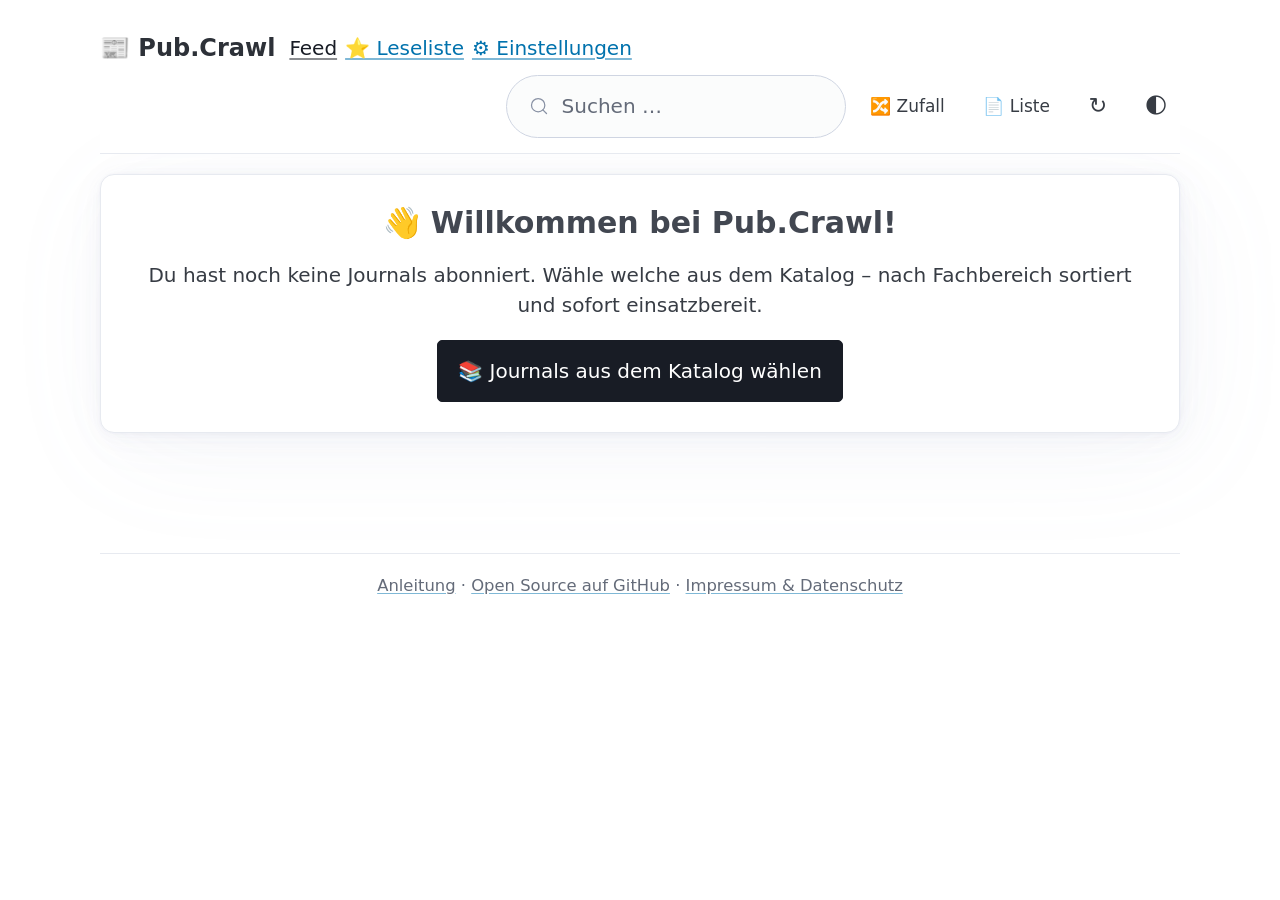
<file: web/index.html>
<!doctype html>
<html lang="de">
<head>
  <meta charset="utf-8">
  <title>Pub.Crawl</title>
  <meta name="viewport" content="width=device-width, initial-scale=1">
  <meta name="description" content="Pub.Crawl – neue Journal-Artikel im Browser sichten. Alle Daten bleiben in deinem Browser.">
  <link rel="icon" href="icons/icon.svg" type="image/svg+xml">
  <link rel="apple-touch-icon" href="icons/apple-touch-icon.png">
  <link rel="manifest" href="manifest.json">
  <meta name="theme-color" content="#1d4e89">
  <meta name="apple-mobile-web-app-title" content="Pub.Crawl">
  <meta name="mobile-web-app-capable" content="yes">
  <meta name="apple-mobile-web-app-capable" content="yes">
  <link rel="stylesheet" href="vendor/pico.min.css">
  <link rel="stylesheet" href="style.css">
  <script>
    // Theme früh setzen (vermeidet Flackern)
    try { const t = localStorage.getItem('theme'); if (t) document.documentElement.dataset.theme = t; } catch (e) {}
  </script>
</head>
<body>
  <!-- Lade-Bildschirm (erster Abruf) -->
  <div id="loading" hidden>
    <div class="splash">
      <p class="logo">📰 Pub.Crawl</p>
      <div class="spinner" role="status" aria-label="lädt"></div>
      <p>Artikel werden geladen …</p>
      <p class="hint">Beim ersten Start dauert das etwas – Abstracts &amp; Autoren werden danach im Hintergrund ergänzt.</p>
    </div>
  </div>

  <main class="container">
    <header>
      <div class="brand">
        <h1>📰 Pub.Crawl</h1>
        <nav>
          <a href="#feed" data-nav="feed">Feed</a>
          <a href="#stars" data-nav="stars">⭐ Leseliste</a>
          <a href="#settings" data-nav="settings">⚙ Einstellungen</a>
        </nav>
      </div>
      <div class="rightside">
        <input id="q" type="search" placeholder="Suchen …" title="Sucht in Titel, Abstract, Autoren und Notizen" aria-label="Suche">
        <button id="searchBtn" class="hbtn icon" type="button" title="Suchen" aria-label="Suchen">🔍</button>
        <button id="sortBtn" class="hbtn feed-only" type="button" title="Sortierung umschalten">🔀 <span class="lbl">Zufall</span></button>
        <button id="viewBtn" class="hbtn feed-only" type="button" title="Liste/Stapel umschalten">🃏 <span class="lbl">Stapel</span></button>
        <button id="refreshBtn" class="hbtn icon feed-only" type="button" title="Journals neu laden" aria-label="Neu laden">↻</button>
        <button id="themeBtn" class="hbtn icon" type="button" title="Hell/Dunkel umschalten" aria-label="Hell/Dunkel umschalten">🌓</button>
      </div>
    </header>

    <!-- Feed & Leseliste -->
    <section id="view-list">
      <div id="notices"></div>

      <article id="relNote" class="notice info" hidden>
        🧠 <strong>Relevanz-Ranking ist freigeschaltet!</strong>
        Pub.Crawl hat aus deinen <span id="relLiked">0</span> Likes und <span id="relSkipped">0</span> Skips
        gelernt, welche Themen dich interessieren, und kann den Feed jetzt „Für mich" sortieren – die
        spannendsten Paper zuerst. Du erkennst es am Button oben (🧠) und an den 🧠-Stichwörtern an jeder Karte.
        <div style="margin-top:.6rem;display:flex;gap:.5rem;">
          <button id="relUse" type="button" class="contrast" style="width:auto;">🧠 Für mich nutzen</button>
          <button id="relDismiss" type="button" class="secondary outline" style="width:auto;">Verstanden</button>
        </div>
      </article>

      <h3 id="listTitle" style="margin:1rem 0 .6rem 0;"></h3>
      <div id="tagbar" hidden></div>
      <a id="exportStars" href="#" class="secondary outline" hidden
         title="Lädt deine ganze Leseliste als RIS-Datei – direkt importierbar in Zotero, EndNote, Citavi, Mendeley …">⬇️ Exportieren</a>

      <button id="newPill" class="new-pill" type="button" hidden></button>

      <div id="statusbar" hidden><span id="statustext"></span></div>

      <div id="done" hidden>
        <div class="done-emoji">🎉</div>
        <p>Alles durch! Keine neuen Artikel mehr.</p>
      </div>

      <section id="list"></section>
    </section>

    <!-- Einstellungen -->
    <section id="view-settings" hidden></section>

    <footer class="site">
      <a href="hilfe.html">Anleitung</a> ·
      <a href="https://github.com/paulheineck/readr" target="_blank" rel="noopener">Open Source auf GitHub</a> ·
      <a href="impressum.html">Impressum &amp; Datenschutz</a>
    </footer>
  </main>

  <!-- Undo-Toast -->
  <div id="toast" role="status" aria-live="polite">
    <span class="toast-msg"></span>
    <button class="toast-undo" type="button">Rückgängig</button>
  </div>

  <!-- Tastatur-Hilfe -->
  <div id="help" role="dialog" aria-label="Tastenkürzel">
    <div class="help-card">
      <h4 style="margin-top:0;">Tastenkürzel</h4>
      <table>
        <tr><td><kbd>l</kbd></td><td>Auf Leseliste</td></tr>
        <tr><td><kbd>d</kbd></td><td>Ausblenden / Entfernen</td></tr>
        <tr><td><kbd>j</kbd> / <kbd>k</kbd></td><td>nächste / vorige Karte (Liste)</td></tr>
        <tr><td><kbd>/</kbd></td><td>Suche fokussieren</td></tr>
        <tr><td><kbd>?</kbd></td><td>diese Hilfe</td></tr>
        <tr><td><kbd>Esc</kbd></td><td>schließen</td></tr>
      </table>
    </div>
  </div>

  <script type="module" src="js/app.js"></script>
</body>
</html>
</file>
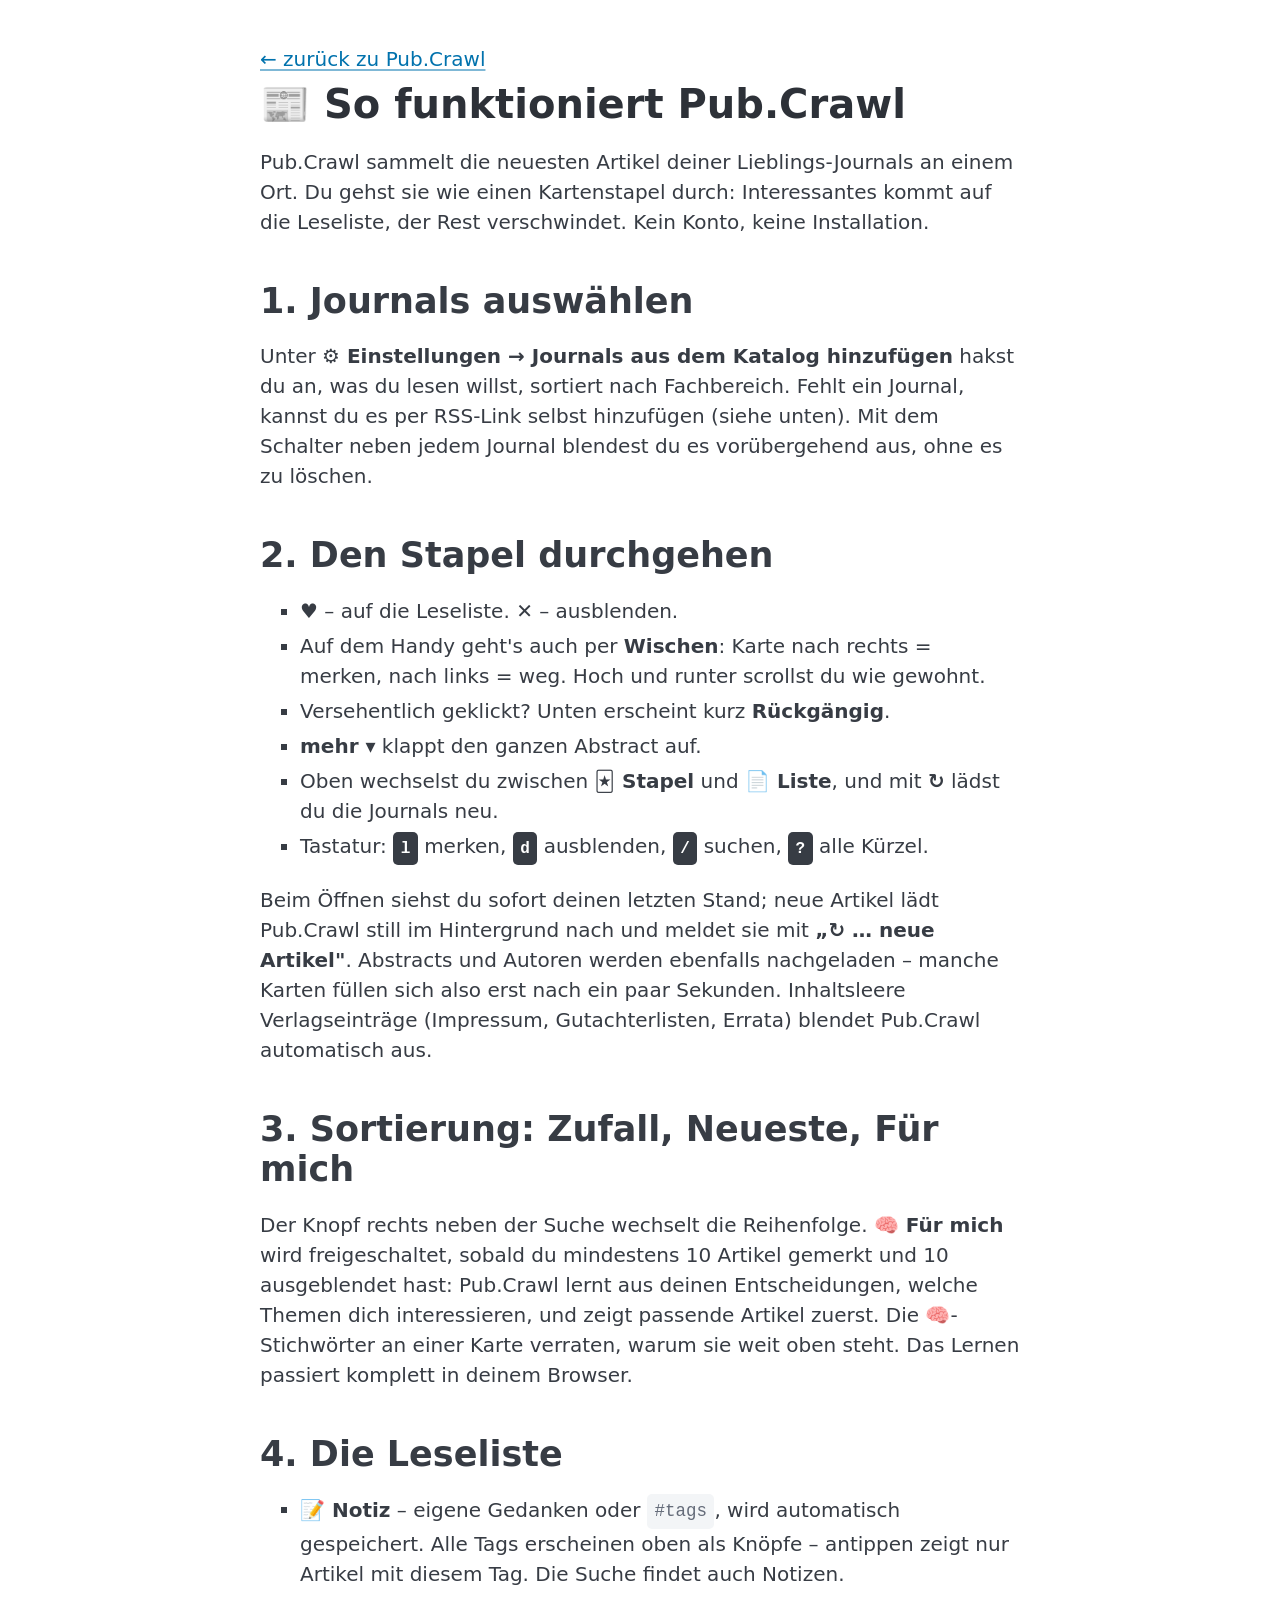
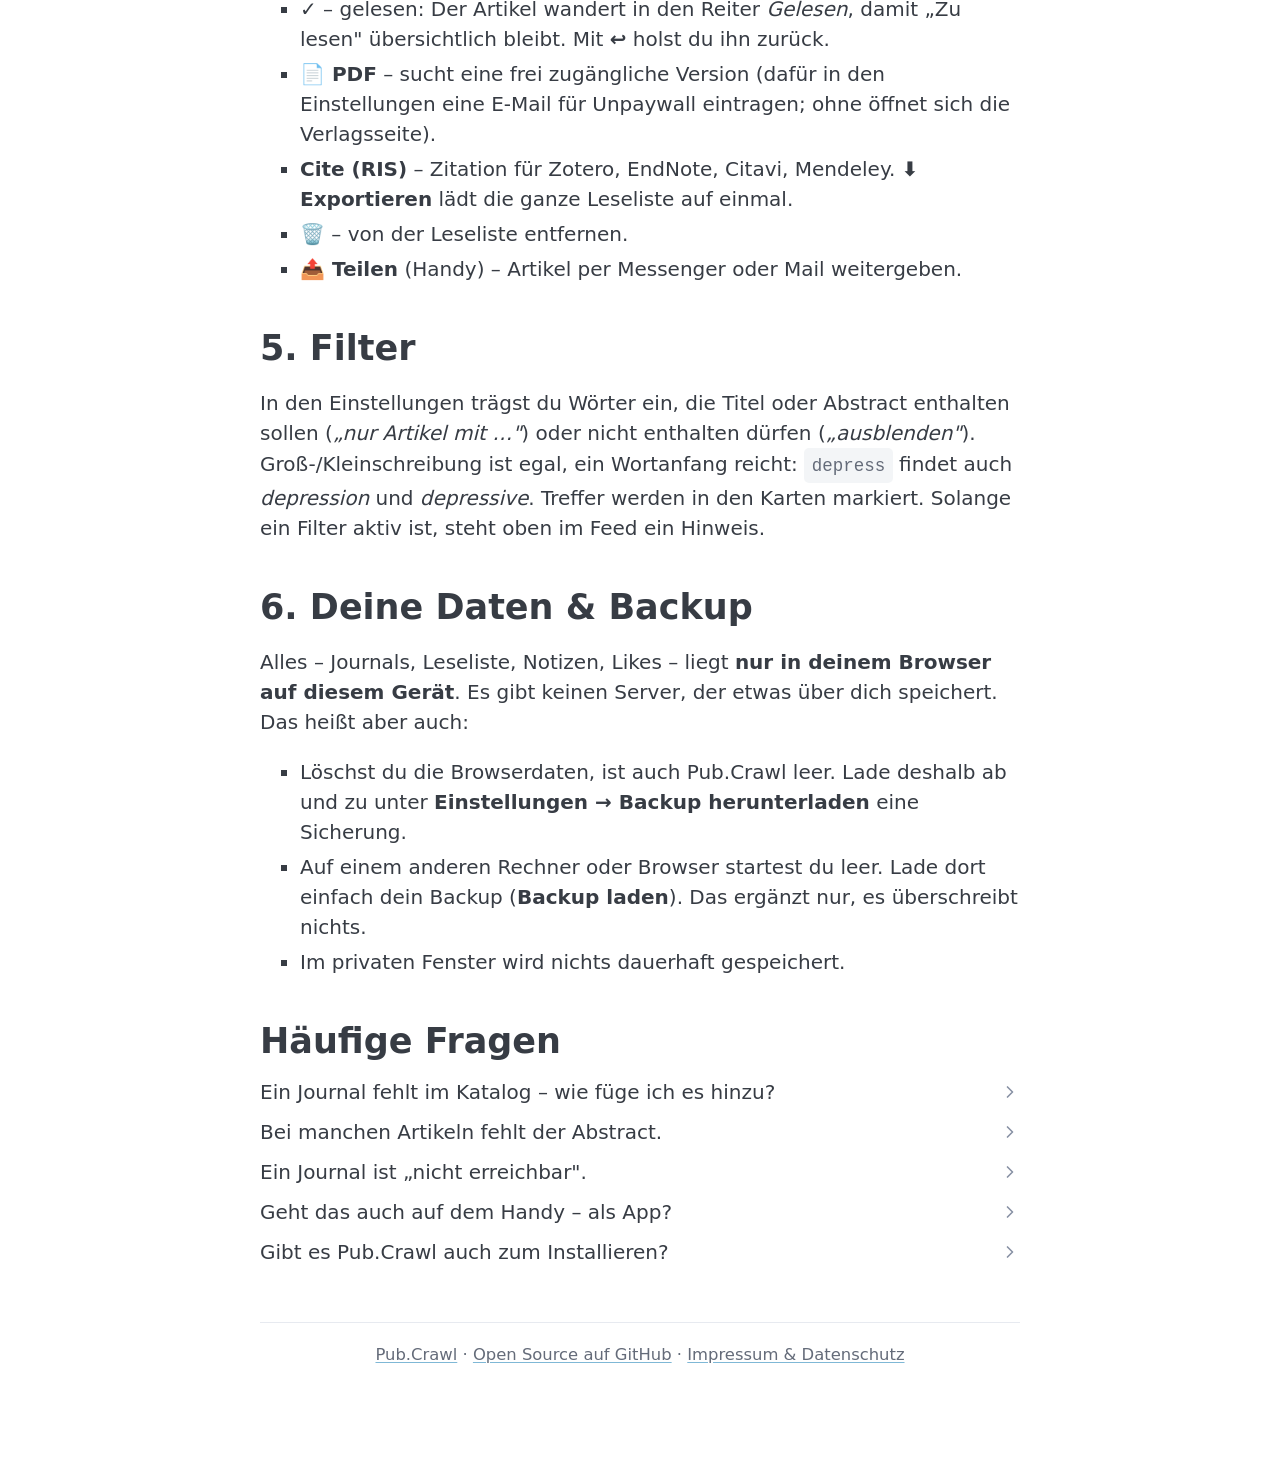
<file: web/hilfe.html>
<!doctype html>
<html lang="de">
<head>
  <meta charset="utf-8">
  <title>Anleitung – Pub.Crawl</title>
  <meta name="viewport" content="width=device-width, initial-scale=1">
  <link rel="icon" href="icons/icon.svg" type="image/svg+xml">
  <link rel="stylesheet" href="vendor/pico.min.css">
  <link rel="stylesheet" href="style.css">
  <script>
    try { const t = localStorage.getItem('theme'); if (t) document.documentElement.dataset.theme = t; } catch (e) {}
  </script>
  <style>
    main.page { max-width: 760px; }
    main.page h2 { margin-top: 2.2rem; }
    main.page kbd { font-size: .8rem; }
    .back { display: inline-block; margin: 1.2rem 0 .4rem; }
  </style>
</head>
<body>
<main class="container page">
  <a class="back" href="./">← zurück zu Pub.Crawl</a>
  <h1>📰 So funktioniert Pub.Crawl</h1>
  <p>Pub.Crawl sammelt die neuesten Artikel deiner Lieblings-Journals an einem Ort. Du gehst sie wie einen
    Kartenstapel durch: Interessantes kommt auf die Leseliste, der Rest verschwindet. Kein Konto, keine Installation.</p>

  <h2>1. Journals auswählen</h2>
  <p>Unter <strong>⚙ Einstellungen → Journals aus dem Katalog hinzufügen</strong> hakst du an, was du lesen willst,
    sortiert nach Fachbereich. Fehlt ein Journal, kannst du es per RSS-Link selbst hinzufügen (siehe unten).
    Mit dem Schalter neben jedem Journal blendest du es vorübergehend aus, ohne es zu löschen.</p>

  <h2>2. Den Stapel durchgehen</h2>
  <ul>
    <li><strong>♥</strong> – auf die Leseliste. <strong>✕</strong> – ausblenden.</li>
    <li>Auf dem Handy geht's auch per <strong>Wischen</strong>: Karte nach rechts = merken, nach links = weg.
      Hoch und runter scrollst du wie gewohnt.</li>
    <li>Versehentlich geklickt? Unten erscheint kurz <strong>Rückgängig</strong>.</li>
    <li><strong>mehr ▾</strong> klappt den ganzen Abstract auf.</li>
    <li>Oben wechselst du zwischen <strong>🃏 Stapel</strong> und <strong>📄 Liste</strong>, und mit
      <strong>↻</strong> lädst du die Journals neu.</li>
    <li>Tastatur: <kbd>l</kbd> merken, <kbd>d</kbd> ausblenden, <kbd>/</kbd> suchen, <kbd>?</kbd> alle Kürzel.</li>
  </ul>
  <p>Beim Öffnen siehst du sofort deinen letzten Stand; neue Artikel lädt Pub.Crawl still im Hintergrund nach und
    meldet sie mit <strong>„↻ … neue Artikel"</strong>. Abstracts und Autoren werden ebenfalls nachgeladen – manche
    Karten füllen sich also erst nach ein paar Sekunden. Inhaltsleere Verlagseinträge (Impressum, Gutachterlisten,
    Errata) blendet Pub.Crawl automatisch aus.</p>

  <h2>3. Sortierung: Zufall, Neueste, Für mich</h2>
  <p>Der Knopf rechts neben der Suche wechselt die Reihenfolge. <strong>🧠 Für mich</strong> wird freigeschaltet,
    sobald du mindestens 10 Artikel gemerkt und 10 ausgeblendet hast: Pub.Crawl lernt aus deinen Entscheidungen, welche
    Themen dich interessieren, und zeigt passende Artikel zuerst. Die 🧠-Stichwörter an einer Karte verraten, warum sie
    weit oben steht. Das Lernen passiert komplett in deinem Browser.</p>

  <h2>4. Die Leseliste</h2>
  <ul>
    <li><strong>📝 Notiz</strong> – eigene Gedanken oder <code>#tags</code>, wird automatisch gespeichert. Alle Tags
      erscheinen oben als Knöpfe – antippen zeigt nur Artikel mit diesem Tag. Die Suche findet auch Notizen.</li>
    <li><strong>✓</strong> – gelesen: Der Artikel wandert in den Reiter <em>Gelesen</em>, damit „Zu lesen"
      übersichtlich bleibt. Mit <strong>↩</strong> holst du ihn zurück.</li>
    <li><strong>📄 PDF</strong> – sucht eine frei zugängliche Version (dafür in den Einstellungen eine E-Mail für
      Unpaywall eintragen; ohne öffnet sich die Verlagsseite).</li>
    <li><strong>Cite (RIS)</strong> – Zitation für Zotero, EndNote, Citavi, Mendeley.
      <strong>⬇️ Exportieren</strong> lädt die ganze Leseliste auf einmal.</li>
    <li><strong>🗑</strong> – von der Leseliste entfernen.</li>
    <li><strong>📤 Teilen</strong> (Handy) – Artikel per Messenger oder Mail weitergeben.</li>
  </ul>

  <h2>5. Filter</h2>
  <p>In den Einstellungen trägst du Wörter ein, die Titel oder Abstract enthalten sollen (<em>„nur Artikel mit …"</em>)
    oder nicht enthalten dürfen (<em>„ausblenden"</em>). Groß-/Kleinschreibung ist egal, ein Wortanfang reicht:
    <code>depress</code> findet auch <em>depression</em> und <em>depressive</em>. Treffer werden in den Karten
    markiert. Solange ein Filter aktiv ist, steht oben im Feed ein Hinweis.</p>

  <h2>6. Deine Daten &amp; Backup</h2>
  <p>Alles – Journals, Leseliste, Notizen, Likes – liegt <strong>nur in deinem Browser auf diesem Gerät</strong>.
    Es gibt keinen Server, der etwas über dich speichert. Das heißt aber auch:</p>
  <ul>
    <li>Löschst du die Browserdaten, ist auch Pub.Crawl leer. Lade deshalb ab und zu unter
      <strong>Einstellungen → Backup herunterladen</strong> eine Sicherung.</li>
    <li>Auf einem anderen Rechner oder Browser startest du leer. Lade dort einfach dein Backup
      (<strong>Backup laden</strong>). Das ergänzt nur, es überschreibt nichts.</li>
    <li>Im privaten Fenster wird nichts dauerhaft gespeichert.</li>
  </ul>

  <h2>Häufige Fragen</h2>
  <details>
    <summary>Ein Journal fehlt im Katalog – wie füge ich es hinzu?</summary>
    <p>Fast jedes Journal hat einen RSS-Feed. Such auf der Journal-Website nach „RSS", „Feeds" oder dem orangen
      Feed-Symbol (oft bei „Latest articles" oder „Alerts"), kopiere den Link und füge ihn unter
      <strong>Einstellungen → Anderes Journal per RSS-Link hinzufügen</strong> ein. Mit <em>Link testen</em> siehst du
      sofort, ob es klappt.</p>
  </details>
  <details>
    <summary>Bei manchen Artikeln fehlt der Abstract.</summary>
    <p>Pub.Crawl holt Abstracts aus den Feeds und – falls dort keiner steht – von CrossRef und OpenAlex. Manche Verlage
      geben Abstracts nirgends frei heraus, und bei Editorials oder Kommentaren gibt es oft schlicht keinen.</p>
  </details>
  <details>
    <summary>Ein Journal ist „nicht erreichbar".</summary>
    <p>Meist ist die Website des Verlags kurz gestört – beim nächsten Neuladen klappt es in der Regel wieder. Bleibt
      der Fehler, hat der Verlag die Feed-Adresse geändert; dann das Journal entfernen und mit dem neuen Link
      hinzufügen.</p>
  </details>
  <details>
    <summary>Geht das auch auf dem Handy – als App?</summary>
    <p>Ja, und zwar am besten installiert: Pub.Crawl bekommt dann ein eigenes Icon und startet ohne Browserleiste.</p>
    <ul>
      <li><strong>iPhone (Safari):</strong> Teilen-Symbol □↑ → „Zum Home-Bildschirm".</li>
      <li><strong>Android (Chrome):</strong> Menü ⋮ → „App installieren" bzw. „Zum Startbildschirm hinzufügen".</li>
      <li><strong>Rechner (Chrome/Edge):</strong> Installieren-Symbol rechts in der Adressleiste.</li>
    </ul>
    <p>Die Daten auf Handy und Rechner sind getrennt; per Backup kannst du sie übertragen.</p>
  </details>
  <details>
    <summary>Gibt es Pub.Crawl auch zum Installieren?</summary>
    <p>Ja – als lokale Python-Version für Windows, Mac und Linux, siehe
      <a href="https://github.com/paulheineck/readr" target="_blank" rel="noopener">GitHub</a>. Backups lassen sich
      zwischen beiden Versionen austauschen.</p>
  </details>

  <footer class="site">
    <a href="./">Pub.Crawl</a> ·
    <a href="https://github.com/paulheineck/readr" target="_blank" rel="noopener">Open Source auf GitHub</a> ·
    <a href="impressum.html">Impressum &amp; Datenschutz</a>
  </footer>
</main>
</body>
</html>
</file>
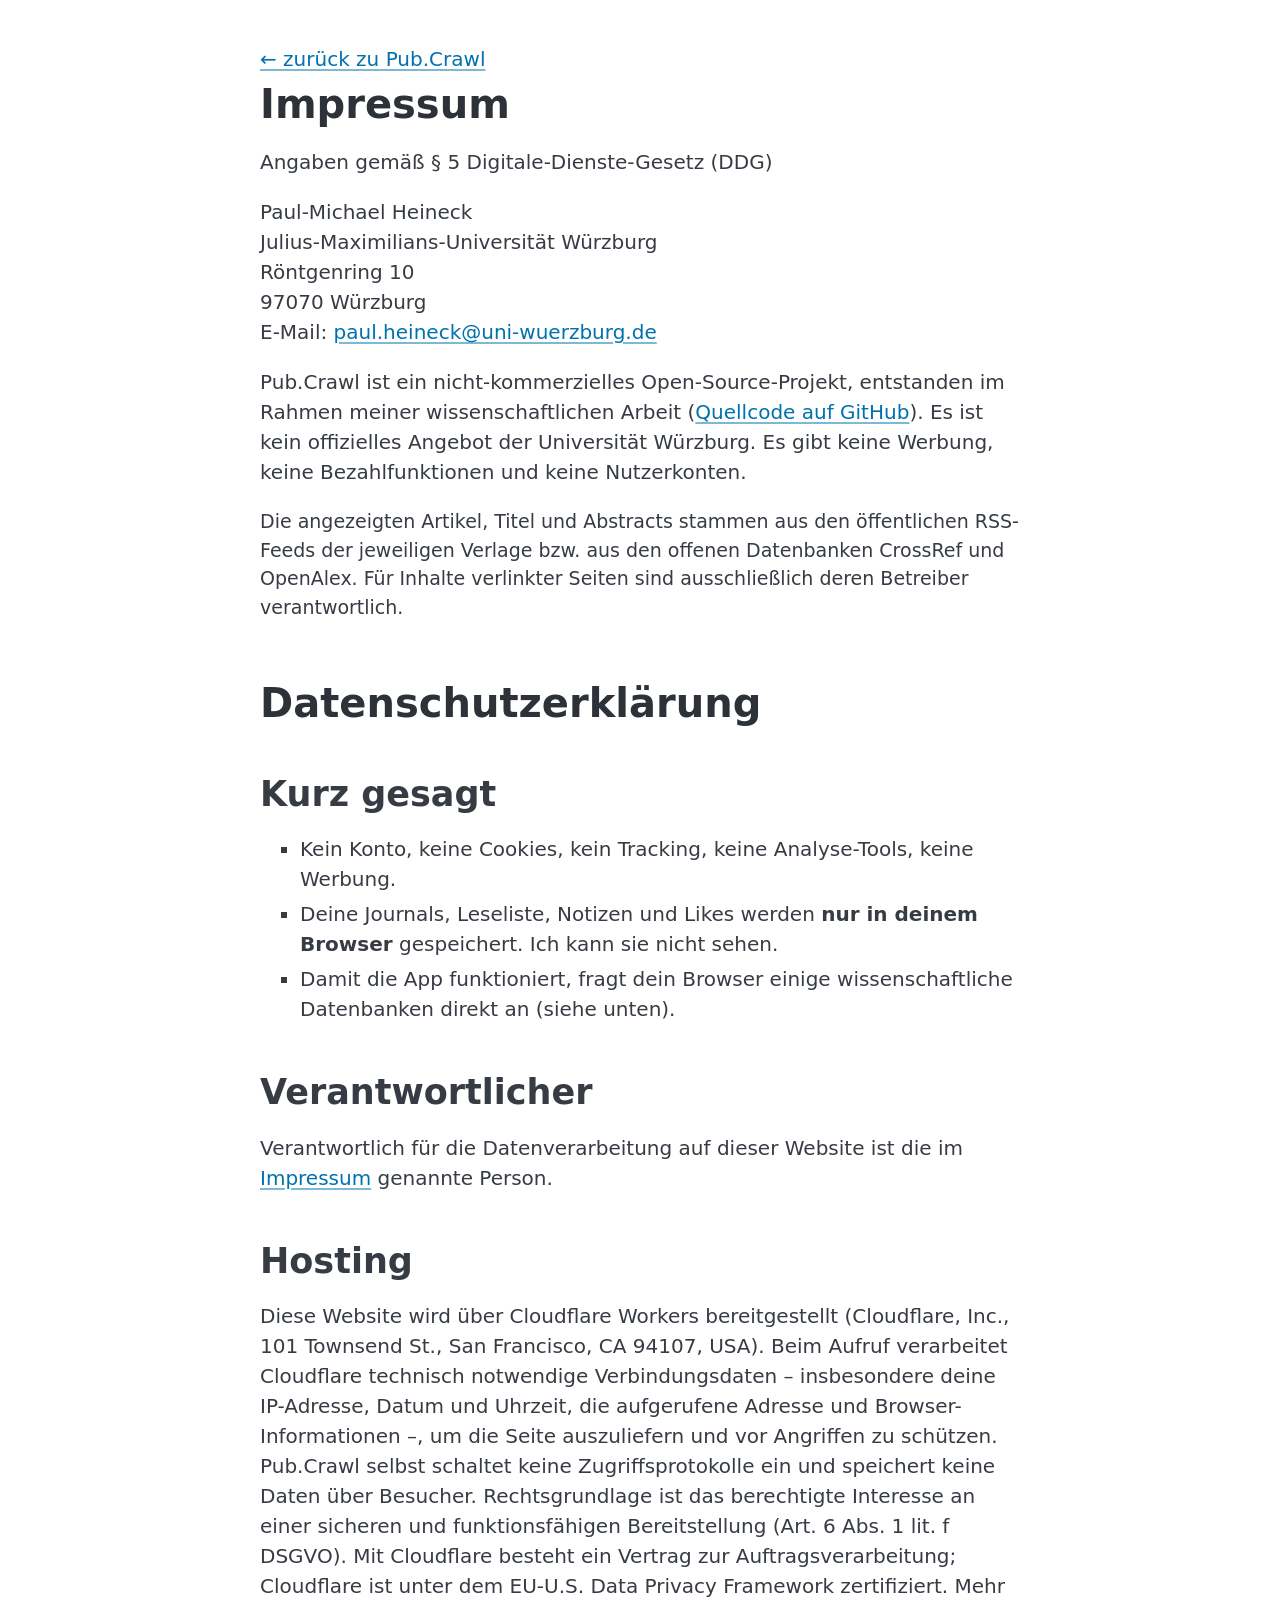
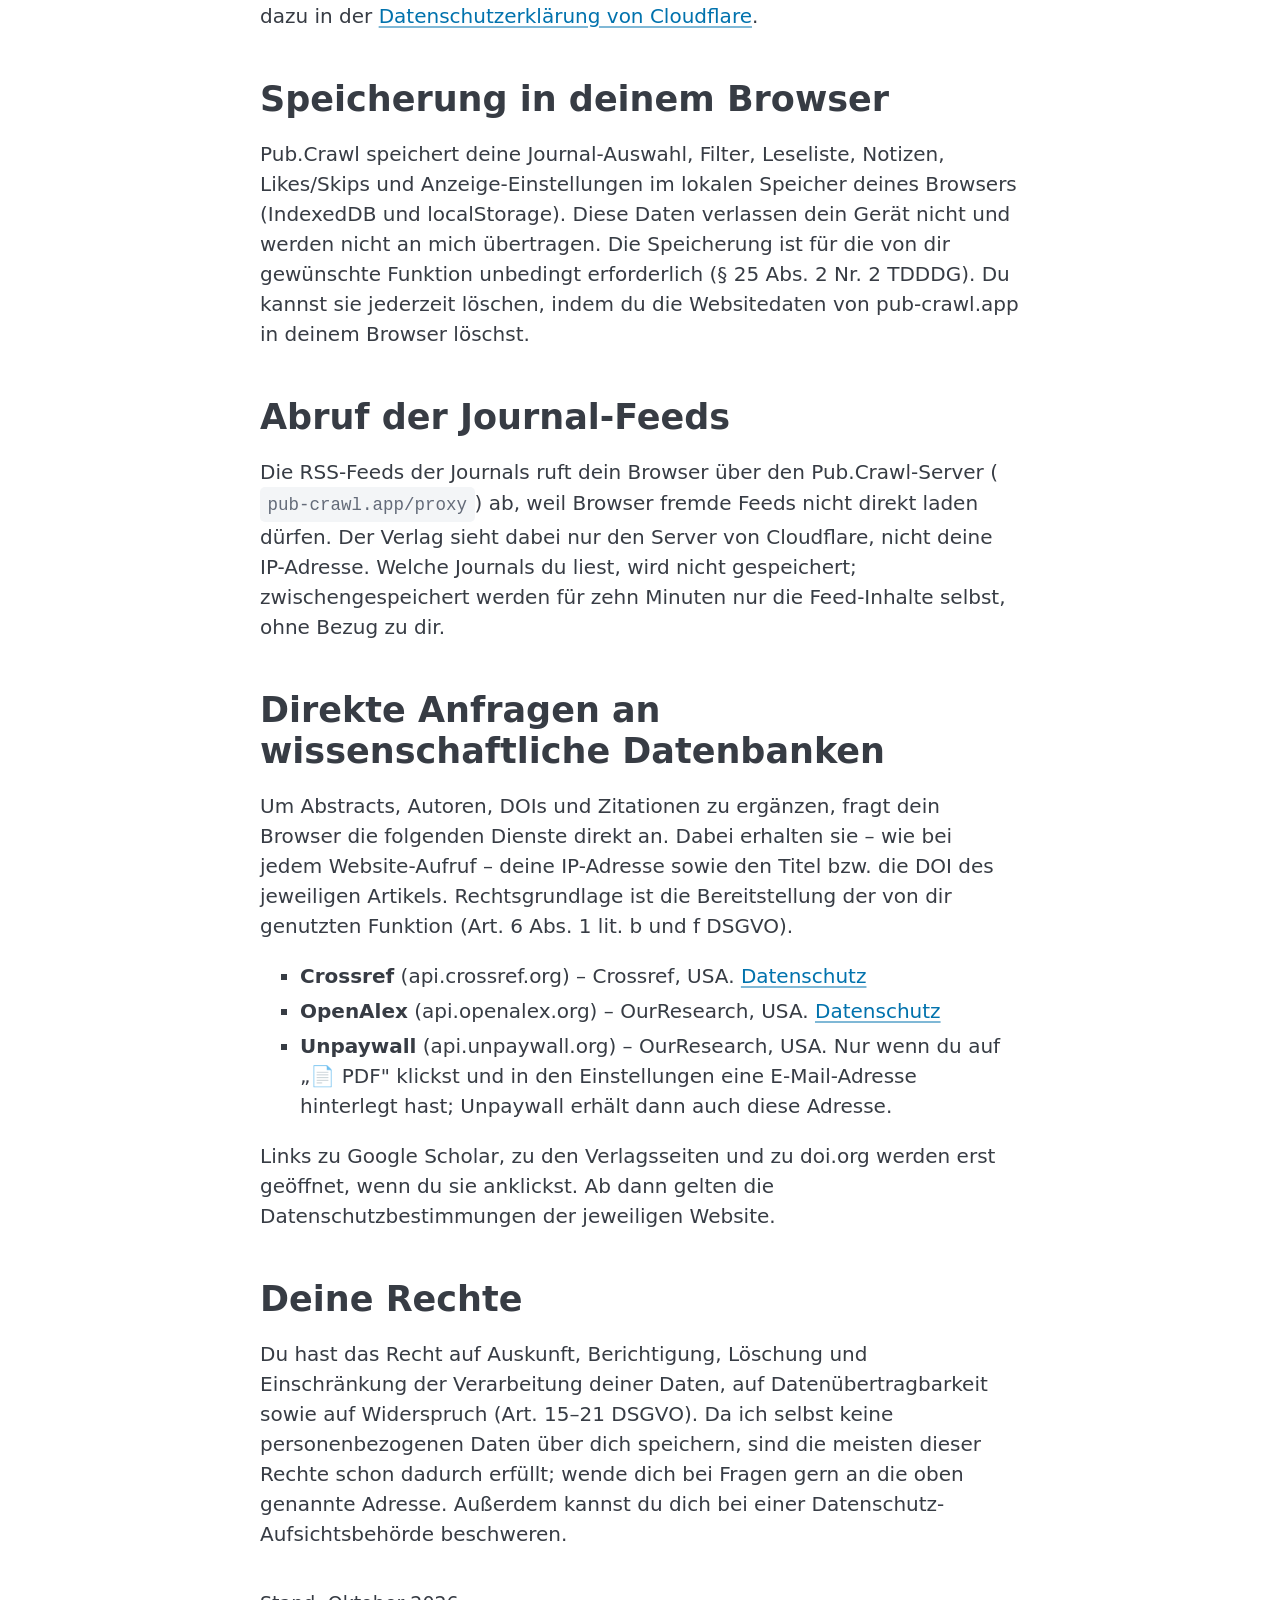
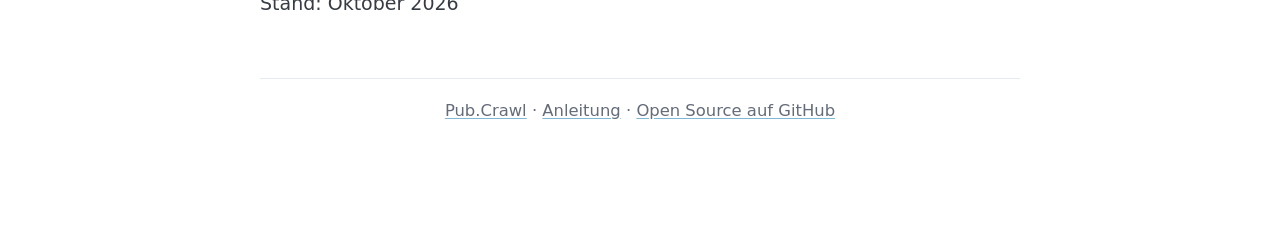
<file: web/impressum.html>
<!doctype html>
<html lang="de">
<head>
  <meta charset="utf-8">
  <title>Impressum &amp; Datenschutz – Pub.Crawl</title>
  <meta name="viewport" content="width=device-width, initial-scale=1">
  <meta name="robots" content="noindex">
  <link rel="icon" href="icons/icon.svg" type="image/svg+xml">
  <link rel="stylesheet" href="vendor/pico.min.css">
  <link rel="stylesheet" href="style.css">
  <script>
    try { const t = localStorage.getItem('theme'); if (t) document.documentElement.dataset.theme = t; } catch (e) {}
  </script>
  <style>
    main.page { max-width: 760px; }
    main.page h2 { margin-top: 2.4rem; }
    main.page h3 { margin-top: 1.6rem; font-size: 1.05rem; }
    .back { display: inline-block; margin: 1.2rem 0 .4rem; }
  </style>
</head>
<body>
<main class="container page">
  <a class="back" href="./">← zurück zu Pub.Crawl</a>

  <h1 id="impressum">Impressum</h1>
  <p>Angaben gemäß § 5 Digitale-Dienste-Gesetz (DDG)</p>
  <p>
    Paul-Michael Heineck<br>
    Julius-Maximilians-Universität Würzburg<br>
    Röntgenring 10<br>
    97070 Würzburg<br>
    <!-- als Zeichencodes, damit Spam-Bots die Adresse nicht einsammeln -->
    E-Mail: <a href="&#109;&#97;&#105;&#108;&#116;&#111;&#58;&#112;&#97;&#117;&#108;&#46;&#104;&#101;&#105;&#110;&#101;&#99;&#107;&#64;&#117;&#110;&#105;&#45;&#119;&#117;&#101;&#114;&#122;&#98;&#117;&#114;&#103;&#46;&#100;&#101;">&#112;&#97;&#117;&#108;&#46;&#104;&#101;&#105;&#110;&#101;&#99;&#107;&#64;&#117;&#110;&#105;&#45;&#119;&#117;&#101;&#114;&#122;&#98;&#117;&#114;&#103;&#46;&#100;&#101;</a>
  </p>
  <p>Pub.Crawl ist ein nicht-kommerzielles Open-Source-Projekt, entstanden im Rahmen meiner wissenschaftlichen Arbeit
    (<a href="https://github.com/paulheineck/readr" target="_blank" rel="noopener">Quellcode auf GitHub</a>).
    Es ist kein offizielles Angebot der Universität Würzburg. Es gibt keine Werbung, keine Bezahlfunktionen und keine
    Nutzerkonten.</p>
  <p class="muted">Die angezeigten Artikel, Titel und Abstracts stammen aus den öffentlichen RSS-Feeds der jeweiligen
    Verlage bzw. aus den offenen Datenbanken CrossRef und OpenAlex. Für Inhalte verlinkter Seiten sind ausschließlich
    deren Betreiber verantwortlich.</p>

  <h1 id="datenschutz" style="margin-top:3rem;">Datenschutzerklärung</h1>

  <h2>Kurz gesagt</h2>
  <ul>
    <li>Kein Konto, keine Cookies, kein Tracking, keine Analyse-Tools, keine Werbung.</li>
    <li>Deine Journals, Leseliste, Notizen und Likes werden <strong>nur in deinem Browser</strong> gespeichert.
      Ich kann sie nicht sehen.</li>
    <li>Damit die App funktioniert, fragt dein Browser einige wissenschaftliche Datenbanken direkt an (siehe unten).</li>
  </ul>

  <h2>Verantwortlicher</h2>
  <p>Verantwortlich für die Datenverarbeitung auf dieser Website ist die im <a href="#impressum">Impressum</a>
    genannte Person.</p>

  <h2>Hosting</h2>
  <p>Diese Website wird über Cloudflare Workers bereitgestellt (Cloudflare, Inc., 101 Townsend St., San Francisco,
    CA 94107, USA). Beim Aufruf verarbeitet Cloudflare technisch notwendige Verbindungsdaten – insbesondere deine
    IP-Adresse, Datum und Uhrzeit, die aufgerufene Adresse und Browser-Informationen –, um die Seite auszuliefern und
    vor Angriffen zu schützen. Pub.Crawl selbst schaltet keine Zugriffsprotokolle ein und speichert keine Daten über
    Besucher. Rechtsgrundlage ist das berechtigte Interesse an einer sicheren und funktionsfähigen Bereitstellung
    (Art. 6 Abs. 1 lit. f DSGVO). Mit Cloudflare besteht ein Vertrag zur Auftragsverarbeitung; Cloudflare ist unter dem
    EU-U.S. Data Privacy Framework zertifiziert. Mehr dazu in der
    <a href="https://www.cloudflare.com/privacypolicy/" target="_blank" rel="noopener">Datenschutzerklärung von Cloudflare</a>.</p>

  <h2>Speicherung in deinem Browser</h2>
  <p>Pub.Crawl speichert deine Journal-Auswahl, Filter, Leseliste, Notizen, Likes/Skips und Anzeige-Einstellungen
    im lokalen Speicher deines Browsers (IndexedDB und localStorage). Diese Daten verlassen dein Gerät nicht und werden
    nicht an mich übertragen. Die Speicherung ist für die von dir gewünschte Funktion unbedingt erforderlich
    (§ 25 Abs. 2 Nr. 2 TDDDG). Du kannst sie jederzeit löschen, indem du die Websitedaten von pub-crawl.app in deinem
    Browser löschst.</p>

  <h2>Abruf der Journal-Feeds</h2>
  <p>Die RSS-Feeds der Journals ruft dein Browser über den Pub.Crawl-Server (<code>pub-crawl.app/proxy</code>) ab, weil
    Browser fremde Feeds nicht direkt laden dürfen. Der Verlag sieht dabei nur den Server von Cloudflare, nicht deine
    IP-Adresse. Welche Journals du liest, wird nicht gespeichert; zwischengespeichert werden für zehn Minuten nur die
    Feed-Inhalte selbst, ohne Bezug zu dir.</p>

  <h2>Direkte Anfragen an wissenschaftliche Datenbanken</h2>
  <p>Um Abstracts, Autoren, DOIs und Zitationen zu ergänzen, fragt dein Browser die folgenden Dienste direkt an. Dabei
    erhalten sie – wie bei jedem Website-Aufruf – deine IP-Adresse sowie den Titel bzw. die DOI des jeweiligen Artikels.
    Rechtsgrundlage ist die Bereitstellung der von dir genutzten Funktion (Art. 6 Abs. 1 lit. b und f DSGVO).</p>
  <ul>
    <li><strong>Crossref</strong> (api.crossref.org) – Crossref, USA.
      <a href="https://www.crossref.org/operations-and-sustainability/privacy/" target="_blank" rel="noopener">Datenschutz</a></li>
    <li><strong>OpenAlex</strong> (api.openalex.org) – OurResearch, USA.
      <a href="https://openalex.org/privacy-policy" target="_blank" rel="noopener">Datenschutz</a></li>
    <li><strong>Unpaywall</strong> (api.unpaywall.org) – OurResearch, USA. Nur wenn du auf „📄 PDF" klickst und in den
      Einstellungen eine E-Mail-Adresse hinterlegt hast; Unpaywall erhält dann auch diese Adresse.</li>
  </ul>
  <p>Links zu Google Scholar, zu den Verlagsseiten und zu doi.org werden erst geöffnet, wenn du sie anklickst. Ab dann
    gelten die Datenschutzbestimmungen der jeweiligen Website.</p>

  <h2>Deine Rechte</h2>
  <p>Du hast das Recht auf Auskunft, Berichtigung, Löschung und Einschränkung der Verarbeitung deiner Daten, auf
    Datenübertragbarkeit sowie auf Widerspruch (Art. 15–21 DSGVO). Da ich selbst keine personenbezogenen Daten über dich
    speichern, sind die meisten dieser Rechte schon dadurch erfüllt; wende dich bei Fragen gern an die oben genannte
    Adresse. Außerdem kannst du dich bei einer Datenschutz-Aufsichtsbehörde beschweren.</p>

  <p class="muted" style="margin-top:2rem;">Stand: Oktober 2026</p>

  <footer class="site">
    <a href="./">Pub.Crawl</a> ·
    <a href="hilfe.html">Anleitung</a> ·
    <a href="https://github.com/paulheineck/readr" target="_blank" rel="noopener">Open Source auf GitHub</a>
  </footer>
</main>
</body>
</html>
</file>
<file: web/style.css>
/* Pub.Crawl (Browser-Version) – Look identisch zur lokalen Python-Version */

[hidden] { display: none !important; }
main.container { max-width: 1080px; }
header {
  position: sticky; top: 0; z-index: 70;
  display: flex; align-items: center; justify-content: space-between; flex-wrap: wrap;
  gap: .6rem; padding: .65rem 0 .75rem 0;
  background: color-mix(in srgb, var(--pico-background-color, #fff) 94%, transparent);
  backdrop-filter: blur(6px); -webkit-backdrop-filter: blur(6px);
  border-bottom: 1px solid var(--pico-muted-border-color, rgba(127,127,127,.2));
}
.authors { margin: .1rem 0 .25rem 0; font-size: .95rem; color: var(--pico-muted-color, #777); }
header .brand { display: flex; align-items: center; gap: .7rem; flex-wrap: wrap; }
header h1 { margin: 0; font-size: 1.2rem; white-space: nowrap; }
header nav { display: flex; gap: .4rem; align-items: center; }
header .rightside { display: flex; gap: .5rem; flex: 1; justify-content: flex-end; align-items: center; }
#q { flex: 1; min-width: 220px; max-width: 340px; margin: 0; }
#searchBtn { display: none; }

/* Handy: Zeile 1 Logo + Symbol-Knöpfe, Zeile 2 Navigation, Suche nur nach Tippen auf 🔍 */
@media (max-width: 600px) {
  header { gap: .45rem .4rem; padding: .5rem 0 .55rem; }
  header .brand, header .rightside { display: contents; }
  header h1 { order: 1; flex: 1; font-size: 1.1rem; }
  header .hbtn { order: 2; height: 2.2rem; }
  header .hbtn.icon, #sortBtn, #viewBtn { width: 2.2rem; padding: 0; font-size: 1.05rem; }
  #sortBtn .lbl, #viewBtn .lbl { display: none; }
  #searchBtn { display: inline-flex; }
  header nav { order: 3; flex-basis: 100%; gap: 1.2rem; justify-content: flex-start; font-size: .92rem; }
  body.deck #list { margin-top: .7rem; }
  header nav a { padding: .1rem 0; }
  #q { order: 4; display: none; flex-basis: 100%; min-width: 0; max-width: none; }
  header.searching #q:not([hidden]) { display: block; }
  header.searching #searchBtn { border-color: var(--pico-primary, #0172ad); }
}

.meta { color: var(--muted-color); font-size: .92rem; }
.meta a.meta-link, .meta button.meta-link {
  margin-left: .5rem; font-size: .85rem; text-decoration: underline;
}
.meta button.meta-link {
  background: none; border: none; padding: 0; margin: 0 0 0 .5rem;
  color: var(--pico-primary, #0172ad); font-size: .85rem; line-height: inherit;
  cursor: pointer; width: auto; display: inline; vertical-align: baseline; box-shadow: none;
}

.item {
  border: 1px solid var(--pico-muted-border-color, rgba(127,127,127,.28));
  border-radius: 14px;
  padding: 1rem;
  background: var(--pico-card-background-color, var(--pico-background-color, transparent));
  transition: transform .06s ease, background .2s ease, box-shadow .2s ease;
}
.item + .item { margin-top: .8rem; }
.item.hidden { display: none; }
.item.gone { display: none; }
.item.active { outline: 2px solid var(--primary); outline-offset: 2px; }

.chips { display: flex; flex-wrap: wrap; gap: .5rem; align-items: center; }
.chip {
  border: 1px solid var(--muted-border-color);
  border-radius: 999px; padding: .15rem .6rem; font-size: .85rem;
  background: color-mix(in hsl, var(--muted-color-bg) 85%, transparent);
  white-space: nowrap;
}
.chip.rel {
  border-color: color-mix(in hsl, var(--primary) 55%, transparent);
  background: color-mix(in hsl, var(--primary) 16%, var(--muted-color-bg));
}

/* Choice-Bar (Feed) */
.choicebar { display: flex; justify-content: center; gap: 1.1rem; margin-top: .7rem; }
.choice {
  width: 3.2rem; height: 3.2rem; padding: 0;
  display: inline-flex; align-items: center; justify-content: center;
  border-radius: 999px;
  border: 2px solid rgba(255,255,255,0.35);
  background: color-mix(in hsl, var(--muted-color-bg) 80%, transparent);
  box-shadow: 0 2px 10px rgba(0,0,0,.15);
  cursor: pointer;
  transition: transform .12s ease, box-shadow .2s ease, border-color .2s ease, background-color .2s ease;
}
[data-theme="light"] .choice { border-color: rgba(0,0,0,0.25); }
.choice:hover { transform: scale(1.08); box-shadow: 0 8px 18px rgba(0,0,0,.18); }
.choice:active { transform: scale(0.95); }
.choice.like {
  color: var(--primary);
  background: color-mix(in hsl, var(--primary) 20%, var(--muted-color-bg));
  border-color: color-mix(in hsl, var(--primary) 65%, #000);
}
.choice.like:hover {
  background: color-mix(in hsl, var(--primary) 35%, var(--muted-color-bg));
  border-color: color-mix(in hsl, var(--primary) 85%, #000);
}
.choice.skip {
  color: #d33;
  background: color-mix(in hsl, #d33 18%, var(--muted-color-bg));
  border-color: color-mix(in hsl, #d33 65%, #000);
}
.choice.skip:hover {
  background: color-mix(in hsl, #d33 28%, var(--muted-color-bg));
  border-color: color-mix(in hsl, #d33 85%, #000);
}
.choice svg { width: 30px; height: 30px; display: block; }

/* Undo-Toast */
#toast {
  position: fixed; left: 50%; bottom: 1.5rem; transform: translateX(-50%) translateY(2rem);
  display: flex; align-items: center; gap: 1rem;
  width: max-content; max-width: calc(100vw - 2rem);   /* sonst nur halbe Breite (left: 50%) */
  padding: .6rem 1rem; border-radius: 12px;
  background: var(--contrast, #222); color: var(--contrast-inverse, #fff);
  box-shadow: 0 6px 20px rgba(0,0,0,.25);
  opacity: 0; pointer-events: none; z-index: 70;
  transition: opacity .2s ease, transform .2s ease;
}
#toast.show { opacity: 1; transform: translateX(-50%) translateY(0); pointer-events: auto; }
#toast .toast-undo {
  background: none; border: none; padding: 0; margin: 0; width: auto;
  color: inherit; font-weight: 600; text-decoration: underline; cursor: pointer;
}

/* Hilfe-Overlay */
#help {
  position: fixed; inset: 0; z-index: 60;
  display: none; align-items: center; justify-content: center;
  background: rgba(0,0,0,.45);
}
#help.show { display: flex; }
#help .help-card {
  background: var(--background-color); border: 1px solid var(--muted-border-color);
  border-radius: 14px; padding: 1.2rem 1.6rem; max-width: 360px; color: var(--color);
}
#help kbd {
  display: inline-block; min-width: 1.4rem; text-align: center;
  padding: .1rem .4rem; border: 1px solid var(--muted-border-color);
  border-radius: 6px; background: var(--muted-color-bg);
  color: inherit; font-size: .85rem; font-family: inherit;
}
#help table { width: 100%; }
#help td { padding: .3rem .4rem; }

/* Status-Leiste */
#statusbar { display: flex; justify-content: center; margin: .4rem 0 .7rem 0; }
#statusbar #statustext {
  font-size: .85rem; color: var(--muted-color); white-space: nowrap;
  font-variant-numeric: tabular-nums;
  padding: .3rem .9rem; border-radius: 999px;
  background: var(--muted-color-bg); border: 1px solid var(--muted-border-color);
}
#statusbar[hidden] { display: none; }

.hbtn {
  display: inline-flex; align-items: center; justify-content: center; gap: .3rem;
  height: 2.4rem; width: auto; padding: 0 .7rem; margin: 0; box-sizing: border-box;
  font-size: .85rem; line-height: 1; white-space: nowrap;
  border-radius: 8px; border: 1px solid var(--muted-border-color);
  background: var(--muted-color-bg); color: inherit;
  cursor: pointer; text-decoration: none;
}
.hbtn:hover { border-color: var(--primary); }
.hbtn.icon { width: 2.4rem; padding: 0; font-size: 1.1rem; }

/* Abstract aufklappen */
.abstract { margin: .2rem 0 .25rem 0; }
.abstract.clamped {
  display: -webkit-box; -webkit-line-clamp: 4; -webkit-box-orient: vertical; overflow: hidden;
}
.more-btn {
  background: none; border: none; padding: 0; margin: 0 0 .5rem 0; width: auto;
  color: var(--primary); cursor: pointer; font-size: .85rem; text-decoration: underline;
}

/* Notiz in der Leseliste */
.note-wrap { margin: .5rem 0 .2rem 0; }
.note-label {
  display: block; font-size: .75rem; font-weight: 600; letter-spacing: .02em;
  color: #5b6b7c; margin-bottom: .2rem;
}
[data-theme="dark"] .note-label { color: #9aa6b4; }
textarea.note {
  width: 100%; padding: .5rem .7rem; margin: 0;
  font-size: .9rem; line-height: 1.4; resize: none; overflow: hidden; min-height: 0;
  border-radius: 8px;
  background: #eef2f7; border: 1px solid #cfd8e3; color: #2b3038;
}
[data-theme="dark"] textarea.note { background: #20262f; border-color: #38414e; color: #e6eaf0; }
textarea.note::placeholder { color: #97a3b2; }
[data-theme="dark"] textarea.note::placeholder { color: #74808f; }

/* Mülleimer in der Ecke (Leseliste) */
.item-star { position: relative; }
.trash-btn {
  position: absolute; top: .55rem; right: .55rem;
  width: 2rem; height: 2rem; padding: 0; line-height: 1; font-size: 1rem;
  display: inline-flex; align-items: center; justify-content: center;
  border-radius: 8px; border: 1px solid transparent;
  background: none; color: var(--muted-color); cursor: pointer; opacity: .6;
  transition: opacity .15s ease, background .15s ease, border-color .15s ease;
}
.trash-btn:hover {
  opacity: 1; background: color-mix(in hsl, #d33 14%, transparent);
  border-color: color-mix(in hsl, #d33 50%, transparent);
}
.item-star h4 { padding-right: 2.2rem; }

/* Onboarding */
.onboard {
  margin-top: 1rem; padding: 1.5rem 1.7rem; border-radius: 14px;
  border: 1px solid var(--pico-muted-border-color, rgba(127,127,127,.28));
  background: var(--pico-card-background-color, var(--pico-background-color, #fff));
  text-align: center;
}
.onboard p { color: var(--muted-color); margin: .4rem 0 1rem 0; }

.notice { padding: .5rem .8rem; margin-top: .8rem; font-size: .9rem; }
.notice.warn { border-left: 3px solid #d33; }
.notice.info { border-left: 3px solid var(--primary); }

/* Inbox-Zero */
#done { text-align: center; padding: 2.5rem 1rem; color: var(--muted-color); }
#done .done-emoji { font-size: 3.2rem; line-height: 1; animation: pop .5s ease; }
@keyframes pop { 0% { transform: scale(0); } 70% { transform: scale(1.2); } 100% { transform: scale(1); } }

/* Konfetti */
.confetti {
  position: fixed; top: -12px; width: 8px; height: 14px; z-index: 45;
  pointer-events: none; border-radius: 2px; animation: fall linear forwards;
}
@keyframes fall { to { transform: translateY(106vh) rotate(560deg); opacity: 1; } }

/* Stapel-Modus */
body.deck #statusbar {
  position: fixed; left: 50%; transform: translateX(-50%); bottom: 1rem; z-index: 40;
  margin: 0; pointer-events: none;
}
/* wegfliegende Karten sollen die Seite nicht seitlich scrollbar machen */
body { overflow-x: clip; }
body.deck #list { position: relative; min-height: 62vh; padding-bottom: 2rem; }
body.deck #list.empty { min-height: 0; }
body.deck .item {
  position: absolute; top: 0; left: 0; right: 0; margin: 0 auto; width: min(720px, 94%);
  padding: 1.5rem 1.7rem 1.8rem;
  overflow: hidden;
  transition: transform .3s ease, opacity .3s ease, height .3s ease, box-shadow .3s ease;
  background: var(--pico-card-background-color, var(--pico-background-color, #fff));
  border: 1px solid var(--pico-muted-border-color, rgba(127,127,127,.28));
}
body.deck .item + .item { margin-top: 0; }
body.deck .item.d0 .choicebar { margin-top: 1.4rem; }
body.deck .item:not(.d0):not(.d1):not(.d2):not(.d3):not(.d4),
body.deck .item.hidden, body.deck .item.gone { display: none; }
body.deck .item.d0 {
  z-index: 50; overflow: visible;
  box-shadow: 0 18px 40px rgba(0,0,0,.24);
}
body.deck .item.d1 { z-index: 49; opacity: .97; transform: translate(-9px, 12px) rotate(-1.8deg); }
body.deck .item.d2 { z-index: 48; opacity: .92; transform: translate(-18px, 22px) rotate(-3.6deg); }
body.deck .item.d3 { z-index: 47; opacity: .87; transform: translate(-27px, 32px) rotate(-5.4deg); }
body.deck .item.d4 { z-index: 46; opacity: .82; transform: translate(-36px, 42px) rotate(-7.2deg); }
body.deck .item:not(.d0) { pointer-events: none; }
body.deck .item.d1::after, body.deck .item.d2::after,
body.deck .item.d3::after, body.deck .item.d4::after {
  content: ""; position: absolute; left: 0; right: 0; bottom: 0; height: 5rem;
  pointer-events: none;
  background: linear-gradient(to bottom, transparent,
    var(--pico-card-background-color, var(--pico-background-color, #fff)));
}
#list { transition: opacity .12s ease; }

/* Einstellungen */
.muted { color: var(--muted-color); font-size: .95rem; }
.row { display: flex; gap: 1rem; align-items: baseline; flex-wrap: wrap; }
#view-settings table { width: 100%; }
#view-settings td, #view-settings th { vertical-align: middle; }
#view-settings td a { word-break: break-all; font-size: .9rem; }
#view-settings td button { padding: .3rem .7rem; font-size: .85rem; margin: 0; }
#view-settings textarea:not(.note) { min-height: 8rem; }
#view-settings .row button, #view-settings .row a[role=button] { width: auto; }
#view-settings fieldset { margin-bottom: .8rem; }
#view-settings code { word-break: break-all; }

/* Lade-Bildschirm */
#loading {
  position: fixed; inset: 0; z-index: 80;
  display: flex; align-items: center; justify-content: center;
  background: var(--pico-background-color, #fff);
}
#loading[hidden] { display: none; }
#loading .splash { text-align: center; max-width: 440px; padding: 2rem; }
#loading .logo { font-size: 2.4rem; font-weight: 700; margin: 0; }
#loading .spinner {
  width: 48px; height: 48px; margin: 1.8rem auto;
  border-radius: 50%;
  border: 4px solid var(--pico-muted-border-color, rgba(127,127,127,.3));
  border-top-color: var(--pico-primary, #1095c1);
  animation: spin .8s linear infinite;
}
@keyframes spin { to { transform: rotate(360deg); } }
#loading .hint { font-size: .82rem; color: var(--pico-muted-color, #999); margin-top: .4rem; }

/* ---- Einstellungen: Abschnitte, Hilfe-Bubbles, Filter-Wörter ---------------- */
#view-settings section.set {
  margin: 1.6rem 0; padding-top: 1.2rem;
  border-top: 1px solid var(--pico-muted-border-color, rgba(127,127,127,.25));
}
#view-settings section.set > h3 { display: flex; align-items: center; gap: .1rem; flex-wrap: wrap; margin-bottom: .8rem; }
#view-settings .saved { font-size: .85rem; font-weight: 400; margin-left: .6rem; }
#view-settings details { margin: .8rem 0; }
#view-settings details summary { display: flex; align-items: center; gap: .1rem; }

.tip {
  position: relative; display: inline-flex; align-items: center; justify-content: center;
  width: 1.15rem; height: 1.15rem; margin-left: .4rem; flex: none;
  border-radius: 50%; border: 1px solid var(--pico-muted-border-color, rgba(127,127,127,.4));
  font-size: .72rem; font-weight: 600; line-height: 1; cursor: help;
  color: var(--pico-muted-color, #777); vertical-align: middle;
}
.tip::after {
  content: attr(data-tip);
  position: absolute; left: -.5rem; top: calc(100% + .45rem); z-index: 30;
  width: max-content; max-width: min(340px, 78vw);
  padding: .6rem .75rem; border-radius: .5rem;
  background: var(--pico-contrast-background, #1f2937); color: var(--pico-contrast-inverse, #fff);
  font-size: .82rem; font-weight: 400; line-height: 1.4; text-align: left; white-space: normal;
  box-shadow: 0 6px 20px rgba(0,0,0,.18);
  display: none; pointer-events: none;
  transform: translateX(var(--tip-dx, 0px));     /* am rechten Rand nach links schieben (app.js) */
}
.tip:hover::after, .tip:focus-visible::after, .tip.open::after { display: block; }
.tip:focus { outline: 2px solid var(--pico-primary, #0172ad); outline-offset: 2px; }

.term-label { margin: .6rem 0 .35rem; }
.term-box {
  display: flex; flex-wrap: wrap; gap: .4rem; align-items: center;
  padding: .45rem .5rem; margin-bottom: 1rem; border-radius: var(--pico-border-radius, .25rem);
  border: 1px solid var(--pico-form-element-border-color, rgba(127,127,127,.35));
  background: var(--pico-form-element-background-color, transparent);
}
.term-box:focus-within { border-color: var(--pico-primary, #0172ad); }
.term {
  display: inline-flex; align-items: center; gap: .25rem;
  padding: .15rem .25rem .15rem .6rem; border-radius: 999px; font-size: .88rem;
  background: var(--pico-primary-background, #0172ad); color: var(--pico-primary-inverse, #fff);
}
.term.raw { font-family: var(--pico-font-family-monospace, monospace); font-size: .8rem; }
.term button {
  all: unset; cursor: pointer; width: 1.1rem; height: 1.1rem; border-radius: 50%;
  display: inline-flex; align-items: center; justify-content: center; font-size: .95rem; line-height: 1;
}
.term button:hover { background: rgba(255,255,255,.25); }
#view-settings .term-box .term-input {
  flex: 1; min-width: 12rem; width: auto; margin: 0; padding: .3rem .4rem; height: auto;
  border: none; background: transparent; box-shadow: none;
}

table.journals td { padding: .45rem .5rem; }
table.journals input[role=switch] { margin: 0; }
table.journals tr.off td:nth-child(2) { opacity: .45; text-decoration: line-through; }
#view-settings .row { display: flex; gap: .6rem; flex-wrap: wrap; align-items: center; }
#view-settings .row > button, #view-settings .file-btn { width: auto; margin: 0; }
.file-btn { cursor: pointer; }

.filter-note a { margin-left: .2rem; }

/* ---- Fußzeile ---------------------------------------------------------------- */
footer.site {
  margin: 3rem 0 4.5rem; padding-top: 1rem; text-align: center; font-size: .82rem;
  color: var(--pico-muted-color, #777);
  border-top: 1px solid var(--pico-muted-border-color, rgba(127,127,127,.2));
}
footer.site a { color: inherit; }

/* Filter-Treffer: ohne Innenabstand, sonst reißt die Markierung Wörter auseinander */
#list mark { padding: 0; border-radius: 2px; }

/* ---- Wischen (Touch) ---------------------------------------------------------- */
/* Senkrecht scrollt weiter der Browser, waagerecht übernimmt swipe.js */
body.deck .item.d0 { touch-action: pan-y; }
body.deck .item.d0.dragging { user-select: none; -webkit-user-select: none; cursor: grabbing; }
body.deck .item.d0 a { -webkit-user-drag: none; }

.swipe-hint { display: none; }
body.deck .item.d0 .swipe-hint {
  display: block; position: absolute; top: 1.1rem; z-index: 3; pointer-events: none;
  padding: .2rem .65rem; border: 3px solid currentColor; border-radius: .5rem;
  font-weight: 800; font-size: 1.1rem; letter-spacing: .03em; text-transform: uppercase;
  background: var(--pico-card-background-color, #fff);
  opacity: 0;
}
body.deck .item.d0 .swipe-hint.like {
  left: 1.1rem; color: #1a9e4b; transform: rotate(-10deg);
  opacity: clamp(0, calc(var(--swipe, 0) * 1.6), 1);
}
body.deck .item.d0 .swipe-hint.skip {
  right: 1.1rem; color: #d6334b; transform: rotate(10deg);
  opacity: clamp(0, calc(var(--swipe, 0) * -1.6), 1);
}

/* ---- „Neue Artikel"-Knopf und laufendes Neuladen ------------------------------ */
.new-pill {
  display: block; width: auto; margin: .2rem auto .8rem; padding: .4rem 1rem;
  border-radius: 999px; font-size: .88rem; box-shadow: 0 4px 14px rgba(0,0,0,.12);
}
.hbtn.spinning { animation: pc-spin 1s linear infinite; pointer-events: none; }
.hbtn[aria-busy=true]::before { display: none; }          /* Picos eigenen Lade-Kreisel aus */
@keyframes pc-spin { to { transform: rotate(360deg); } }

/* ---- Leseliste: Reiter, Tags, Knöpfe ----------------------------------------- */
#listTitle { display: flex; align-items: center; gap: .8rem; flex-wrap: wrap; }
.seg { display: inline-flex; border: 1px solid var(--pico-muted-border-color, rgba(127,127,127,.3)); border-radius: 999px; overflow: hidden; }
.seg button {
  all: unset; cursor: pointer; padding: .3rem .85rem; font-size: .85rem; font-weight: 500;
  color: var(--pico-muted-color, #777);
}
.seg button[aria-selected=true] { background: var(--pico-primary-background, #0172ad); color: var(--pico-primary-inverse, #fff); }
.seg button:focus-visible { outline: 2px solid var(--pico-primary, #0172ad); outline-offset: -2px; }
#tagbar { display: flex; flex-wrap: wrap; gap: .4rem; margin: -.2rem 0 .9rem; }
#tagbar .tag {
  all: unset; cursor: pointer; padding: .15rem .6rem; border-radius: 999px; font-size: .82rem;
  border: 1px solid var(--pico-muted-border-color, rgba(127,127,127,.35)); color: var(--pico-muted-color, #777);
}
#tagbar .tag.active { border-color: var(--pico-primary, #0172ad); color: var(--pico-primary, #0172ad); font-weight: 600; }
.card-tools { position: absolute; top: .55rem; right: .55rem; display: flex; gap: .2rem; }
.card-tools button {
  width: 2rem; height: 2rem; padding: 0; margin: 0; line-height: 1; font-size: 1rem;
  display: inline-flex; align-items: center; justify-content: center;
  border-radius: 8px; border: 1px solid transparent; background: none;
  color: var(--pico-muted-color, #777); cursor: pointer; opacity: .65;
}
.card-tools button:hover { opacity: 1; border-color: var(--pico-muted-border-color, rgba(127,127,127,.4)); }
.card-tools [data-act=done]:hover { color: #1a9e4b; border-color: #1a9e4b; }
.card-tools .trash:hover { background: color-mix(in hsl, #d33 14%, transparent); border-color: color-mix(in hsl, #d33 50%, transparent); }
.item-star h4 { padding-right: 4.6rem; }

#view-settings .catalog-search { margin: .3rem 0 1rem; }
</file>
<file: web/vendor/pico.min.css>
@charset "UTF-8";/*!
 * Pico CSS ✨ v2.0.6 (https://picocss.com)
 * Copyright 2019-2024 - Licensed under MIT
 */:root{--pico-font-family-emoji:"Apple Color Emoji","Segoe UI Emoji","Segoe UI Symbol","Noto Color Emoji";--pico-font-family-sans-serif:system-ui,"Segoe UI",Roboto,Oxygen,Ubuntu,Cantarell,Helvetica,Arial,"Helvetica Neue",sans-serif,var(--pico-font-family-emoji);--pico-font-family-monospace:ui-monospace,SFMono-Regular,"SF Mono",Menlo,Consolas,"Liberation Mono",monospace,var(--pico-font-family-emoji);--pico-font-family:var(--pico-font-family-sans-serif);--pico-line-height:1.5;--pico-font-weight:400;--pico-font-size:100%;--pico-text-underline-offset:0.1rem;--pico-border-radius:0.25rem;--pico-border-width:0.0625rem;--pico-outline-width:0.125rem;--pico-transition:0.2s ease-in-out;--pico-spacing:1rem;--pico-typography-spacing-vertical:1rem;--pico-block-spacing-vertical:var(--pico-spacing);--pico-block-spacing-horizontal:var(--pico-spacing);--pico-grid-column-gap:var(--pico-spacing);--pico-grid-row-gap:var(--pico-spacing);--pico-form-element-spacing-vertical:0.75rem;--pico-form-element-spacing-horizontal:1rem;--pico-group-box-shadow:0 0 0 rgba(0, 0, 0, 0);--pico-group-box-shadow-focus-with-button:0 0 0 var(--pico-outline-width) var(--pico-primary-focus);--pico-group-box-shadow-focus-with-input:0 0 0 0.0625rem var(--pico-form-element-border-color);--pico-modal-overlay-backdrop-filter:blur(0.375rem);--pico-nav-element-spacing-vertical:1rem;--pico-nav-element-spacing-horizontal:0.5rem;--pico-nav-link-spacing-vertical:0.5rem;--pico-nav-link-spacing-horizontal:0.5rem;--pico-nav-breadcrumb-divider:">";--pico-icon-checkbox:url("data:image/svg+xml,%3Csvg xmlns='http://www.w3.org/2000/svg' width='24' height='24' viewBox='0 0 24 24' fill='none' stroke='rgb(255, 255, 255)' stroke-width='4' stroke-linecap='round' stroke-linejoin='round'%3E%3Cpolyline points='20 6 9 17 4 12'%3E%3C/polyline%3E%3C/svg%3E");--pico-icon-minus:url("data:image/svg+xml,%3Csvg xmlns='http://www.w3.org/2000/svg' width='24' height='24' viewBox='0 0 24 24' fill='none' stroke='rgb(255, 255, 255)' stroke-width='4' stroke-linecap='round' stroke-linejoin='round'%3E%3Cline x1='5' y1='12' x2='19' y2='12'%3E%3C/line%3E%3C/svg%3E");--pico-icon-chevron:url("data:image/svg+xml,%3Csvg xmlns='http://www.w3.org/2000/svg' width='24' height='24' viewBox='0 0 24 24' fill='none' stroke='rgb(136, 145, 164)' stroke-width='2' stroke-linecap='round' stroke-linejoin='round'%3E%3Cpolyline points='6 9 12 15 18 9'%3E%3C/polyline%3E%3C/svg%3E");--pico-icon-date:url("data:image/svg+xml,%3Csvg xmlns='http://www.w3.org/2000/svg' width='24' height='24' viewBox='0 0 24 24' fill='none' stroke='rgb(136, 145, 164)' stroke-width='2' stroke-linecap='round' stroke-linejoin='round'%3E%3Crect x='3' y='4' width='18' height='18' rx='2' ry='2'%3E%3C/rect%3E%3Cline x1='16' y1='2' x2='16' y2='6'%3E%3C/line%3E%3Cline x1='8' y1='2' x2='8' y2='6'%3E%3C/line%3E%3Cline x1='3' y1='10' x2='21' y2='10'%3E%3C/line%3E%3C/svg%3E");--pico-icon-time:url("data:image/svg+xml,%3Csvg xmlns='http://www.w3.org/2000/svg' width='24' height='24' viewBox='0 0 24 24' fill='none' stroke='rgb(136, 145, 164)' stroke-width='2' stroke-linecap='round' stroke-linejoin='round'%3E%3Ccircle cx='12' cy='12' r='10'%3E%3C/circle%3E%3Cpolyline points='12 6 12 12 16 14'%3E%3C/polyline%3E%3C/svg%3E");--pico-icon-search:url("data:image/svg+xml,%3Csvg xmlns='http://www.w3.org/2000/svg' width='24' height='24' viewBox='0 0 24 24' fill='none' stroke='rgb(136, 145, 164)' stroke-width='1.5' stroke-linecap='round' stroke-linejoin='round'%3E%3Ccircle cx='11' cy='11' r='8'%3E%3C/circle%3E%3Cline x1='21' y1='21' x2='16.65' y2='16.65'%3E%3C/line%3E%3C/svg%3E");--pico-icon-close:url("data:image/svg+xml,%3Csvg xmlns='http://www.w3.org/2000/svg' width='24' height='24' viewBox='0 0 24 24' fill='none' stroke='rgb(136, 145, 164)' stroke-width='3' stroke-linecap='round' stroke-linejoin='round'%3E%3Cline x1='18' y1='6' x2='6' y2='18'%3E%3C/line%3E%3Cline x1='6' y1='6' x2='18' y2='18'%3E%3C/line%3E%3C/svg%3E");--pico-icon-loading:url("data:image/svg+xml,%3Csvg fill='none' height='24' width='24' viewBox='0 0 24 24' xmlns='http://www.w3.org/2000/svg' %3E%3Cstyle%3E g %7B animation: rotate 2s linear infinite; transform-origin: center center; %7D circle %7B stroke-dasharray: 75,100; stroke-dashoffset: -5; animation: dash 1.5s ease-in-out infinite; stroke-linecap: round; %7D @keyframes rotate %7B 0%25 %7B transform: rotate(0deg); %7D 100%25 %7B transform: rotate(360deg); %7D %7D @keyframes dash %7B 0%25 %7B stroke-dasharray: 1,100; stroke-dashoffset: 0; %7D 50%25 %7B stroke-dasharray: 44.5,100; stroke-dashoffset: -17.5; %7D 100%25 %7B stroke-dasharray: 44.5,100; stroke-dashoffset: -62; %7D %7D %3C/style%3E%3Cg%3E%3Ccircle cx='12' cy='12' r='10' fill='none' stroke='rgb(136, 145, 164)' stroke-width='4' /%3E%3C/g%3E%3C/svg%3E")}@media (min-width:576px){:root{--pico-font-size:106.25%}}@media (min-width:768px){:root{--pico-font-size:112.5%}}@media (min-width:1024px){:root{--pico-font-size:118.75%}}@media (min-width:1280px){:root{--pico-font-size:125%}}@media (min-width:1536px){:root{--pico-font-size:131.25%}}a{--pico-text-decoration:underline}a.contrast,a.secondary{--pico-text-decoration:underline}small{--pico-font-size:0.875em}h1,h2,h3,h4,h5,h6{--pico-font-weight:700}h1{--pico-font-size:2rem;--pico-line-height:1.125;--pico-typography-spacing-top:3rem}h2{--pico-font-size:1.75rem;--pico-line-height:1.15;--pico-typography-spacing-top:2.625rem}h3{--pico-font-size:1.5rem;--pico-line-height:1.175;--pico-typography-spacing-top:2.25rem}h4{--pico-font-size:1.25rem;--pico-line-height:1.2;--pico-typography-spacing-top:1.874rem}h5{--pico-font-size:1.125rem;--pico-line-height:1.225;--pico-typography-spacing-top:1.6875rem}h6{--pico-font-size:1rem;--pico-line-height:1.25;--pico-typography-spacing-top:1.5rem}tfoot td,tfoot th,thead td,thead th{--pico-font-weight:600;--pico-border-width:0.1875rem}code,kbd,pre,samp{--pico-font-family:var(--pico-font-family-monospace)}kbd{--pico-font-weight:bolder}:where(select,textarea),input:not([type=submit],[type=button],[type=reset],[type=checkbox],[type=radio],[type=file]){--pico-outline-width:0.0625rem}[type=search]{--pico-border-radius:5rem}[type=checkbox],[type=radio]{--pico-border-width:0.125rem}[type=checkbox][role=switch]{--pico-border-width:0.1875rem}details.dropdown summary:not([role=button]){--pico-outline-width:0.0625rem}nav details.dropdown summary:focus-visible{--pico-outline-width:0.125rem}[role=search]{--pico-border-radius:5rem}[role=group]:has(button.secondary:focus,[type=submit].secondary:focus,[type=button].secondary:focus,[role=button].secondary:focus),[role=search]:has(button.secondary:focus,[type=submit].secondary:focus,[type=button].secondary:focus,[role=button].secondary:focus){--pico-group-box-shadow-focus-with-button:0 0 0 var(--pico-outline-width) var(--pico-secondary-focus)}[role=group]:has(button.contrast:focus,[type=submit].contrast:focus,[type=button].contrast:focus,[role=button].contrast:focus),[role=search]:has(button.contrast:focus,[type=submit].contrast:focus,[type=button].contrast:focus,[role=button].contrast:focus){--pico-group-box-shadow-focus-with-button:0 0 0 var(--pico-outline-width) var(--pico-contrast-focus)}[role=group] [role=button],[role=group] [type=button],[role=group] [type=submit],[role=group] button,[role=search] [role=button],[role=search] [type=button],[role=search] [type=submit],[role=search] button{--pico-form-element-spacing-horizontal:2rem}details summary[role=button]:not(.outline)::after{filter:brightness(0) invert(1)}[aria-busy=true]:not(input,select,textarea):is(button,[type=submit],[type=button],[type=reset],[role=button]):not(.outline)::before{filter:brightness(0) invert(1)}:root:not([data-theme=dark]),[data-theme=light]{--pico-background-color:#fff;--pico-color:#373c44;--pico-text-selection-color:rgba(2, 154, 232, 0.25);--pico-muted-color:#646b79;--pico-muted-border-color:#e7eaf0;--pico-primary:#0172ad;--pico-primary-background:#0172ad;--pico-primary-border:var(--pico-primary-background);--pico-primary-underline:rgba(1, 114, 173, 0.5);--pico-primary-hover:#015887;--pico-primary-hover-background:#02659a;--pico-primary-hover-border:var(--pico-primary-hover-background);--pico-primary-hover-underline:var(--pico-primary-hover);--pico-primary-focus:rgba(2, 154, 232, 0.5);--pico-primary-inverse:#fff;--pico-secondary:#5d6b89;--pico-secondary-background:#525f7a;--pico-secondary-border:var(--pico-secondary-background);--pico-secondary-underline:rgba(93, 107, 137, 0.5);--pico-secondary-hover:#48536b;--pico-secondary-hover-background:#48536b;--pico-secondary-hover-border:var(--pico-secondary-hover-background);--pico-secondary-hover-underline:var(--pico-secondary-hover);--pico-secondary-focus:rgba(93, 107, 137, 0.25);--pico-secondary-inverse:#fff;--pico-contrast:#181c25;--pico-contrast-background:#181c25;--pico-contrast-border:var(--pico-contrast-background);--pico-contrast-underline:rgba(24, 28, 37, 0.5);--pico-contrast-hover:#000;--pico-contrast-hover-background:#000;--pico-contrast-hover-border:var(--pico-contrast-hover-background);--pico-contrast-hover-underline:var(--pico-secondary-hover);--pico-contrast-focus:rgba(93, 107, 137, 0.25);--pico-contrast-inverse:#fff;--pico-box-shadow:0.0145rem 0.029rem 0.174rem rgba(129, 145, 181, 0.01698),0.0335rem 0.067rem 0.402rem rgba(129, 145, 181, 0.024),0.0625rem 0.125rem 0.75rem rgba(129, 145, 181, 0.03),0.1125rem 0.225rem 1.35rem rgba(129, 145, 181, 0.036),0.2085rem 0.417rem 2.502rem rgba(129, 145, 181, 0.04302),0.5rem 1rem 6rem rgba(129, 145, 181, 0.06),0 0 0 0.0625rem rgba(129, 145, 181, 0.015);--pico-h1-color:#2d3138;--pico-h2-color:#373c44;--pico-h3-color:#424751;--pico-h4-color:#4d535e;--pico-h5-color:#5c6370;--pico-h6-color:#646b79;--pico-mark-background-color:#fde7c0;--pico-mark-color:#0f1114;--pico-ins-color:#1d6a54;--pico-del-color:#883935;--pico-blockquote-border-color:var(--pico-muted-border-color);--pico-blockquote-footer-color:var(--pico-muted-color);--pico-button-box-shadow:0 0 0 rgba(0, 0, 0, 0);--pico-button-hover-box-shadow:0 0 0 rgba(0, 0, 0, 0);--pico-table-border-color:var(--pico-muted-border-color);--pico-table-row-stripped-background-color:rgba(111, 120, 135, 0.0375);--pico-code-background-color:#f3f5f7;--pico-code-color:#646b79;--pico-code-kbd-background-color:var(--pico-color);--pico-code-kbd-color:var(--pico-background-color);--pico-form-element-background-color:#fbfcfc;--pico-form-element-selected-background-color:#dfe3eb;--pico-form-element-border-color:#cfd5e2;--pico-form-element-color:#23262c;--pico-form-element-placeholder-color:var(--pico-muted-color);--pico-form-element-active-background-color:#fff;--pico-form-element-active-border-color:var(--pico-primary-border);--pico-form-element-focus-color:var(--pico-primary-border);--pico-form-element-disabled-opacity:0.5;--pico-form-element-invalid-border-color:#b86a6b;--pico-form-element-invalid-active-border-color:#c84f48;--pico-form-element-invalid-focus-color:var(--pico-form-element-invalid-active-border-color);--pico-form-element-valid-border-color:#4c9b8a;--pico-form-element-valid-active-border-color:#279977;--pico-form-element-valid-focus-color:var(--pico-form-element-valid-active-border-color);--pico-switch-background-color:#bfc7d9;--pico-switch-checked-background-color:var(--pico-primary-background);--pico-switch-color:#fff;--pico-switch-thumb-box-shadow:0 0 0 rgba(0, 0, 0, 0);--pico-range-border-color:#dfe3eb;--pico-range-active-border-color:#bfc7d9;--pico-range-thumb-border-color:var(--pico-background-color);--pico-range-thumb-color:var(--pico-secondary-background);--pico-range-thumb-active-color:var(--pico-primary-background);--pico-accordion-border-color:var(--pico-muted-border-color);--pico-accordion-active-summary-color:var(--pico-primary-hover);--pico-accordion-close-summary-color:var(--pico-color);--pico-accordion-open-summary-color:var(--pico-muted-color);--pico-card-background-color:var(--pico-background-color);--pico-card-border-color:var(--pico-muted-border-color);--pico-card-box-shadow:var(--pico-box-shadow);--pico-card-sectioning-background-color:#fbfcfc;--pico-dropdown-background-color:#fff;--pico-dropdown-border-color:#eff1f4;--pico-dropdown-box-shadow:var(--pico-box-shadow);--pico-dropdown-color:var(--pico-color);--pico-dropdown-hover-background-color:#eff1f4;--pico-loading-spinner-opacity:0.5;--pico-modal-overlay-background-color:rgba(232, 234, 237, 0.75);--pico-progress-background-color:#dfe3eb;--pico-progress-color:var(--pico-primary-background);--pico-tooltip-background-color:var(--pico-contrast-background);--pico-tooltip-color:var(--pico-contrast-inverse);--pico-icon-valid:url("data:image/svg+xml,%3Csvg xmlns='http://www.w3.org/2000/svg' width='24' height='24' viewBox='0 0 24 24' fill='none' stroke='rgb(76, 155, 138)' stroke-width='2' stroke-linecap='round' stroke-linejoin='round'%3E%3Cpolyline points='20 6 9 17 4 12'%3E%3C/polyline%3E%3C/svg%3E");--pico-icon-invalid:url("data:image/svg+xml,%3Csvg xmlns='http://www.w3.org/2000/svg' width='24' height='24' viewBox='0 0 24 24' fill='none' stroke='rgb(200, 79, 72)' stroke-width='2' stroke-linecap='round' stroke-linejoin='round'%3E%3Ccircle cx='12' cy='12' r='10'%3E%3C/circle%3E%3Cline x1='12' y1='8' x2='12' y2='12'%3E%3C/line%3E%3Cline x1='12' y1='16' x2='12.01' y2='16'%3E%3C/line%3E%3C/svg%3E");color-scheme:light}:root:not([data-theme=dark]) input:is([type=submit],[type=button],[type=reset],[type=checkbox],[type=radio],[type=file]),[data-theme=light] input:is([type=submit],[type=button],[type=reset],[type=checkbox],[type=radio],[type=file]){--pico-form-element-focus-color:var(--pico-primary-focus)}@media only screen and (prefers-color-scheme:dark){:root:not([data-theme]){--pico-background-color:#13171f;--pico-color:#c2c7d0;--pico-text-selection-color:rgba(1, 170, 255, 0.1875);--pico-muted-color:#7b8495;--pico-muted-border-color:#202632;--pico-primary:#01aaff;--pico-primary-background:#0172ad;--pico-primary-border:var(--pico-primary-background);--pico-primary-underline:rgba(1, 170, 255, 0.5);--pico-primary-hover:#79c0ff;--pico-primary-hover-background:#017fc0;--pico-primary-hover-border:var(--pico-primary-hover-background);--pico-primary-hover-underline:var(--pico-primary-hover);--pico-primary-focus:rgba(1, 170, 255, 0.375);--pico-primary-inverse:#fff;--pico-secondary:#969eaf;--pico-secondary-background:#525f7a;--pico-secondary-border:var(--pico-secondary-background);--pico-secondary-underline:rgba(150, 158, 175, 0.5);--pico-secondary-hover:#b3b9c5;--pico-secondary-hover-background:#5d6b89;--pico-secondary-hover-border:var(--pico-secondary-hover-background);--pico-secondary-hover-underline:var(--pico-secondary-hover);--pico-secondary-focus:rgba(144, 158, 190, 0.25);--pico-secondary-inverse:#fff;--pico-contrast:#dfe3eb;--pico-contrast-background:#eff1f4;--pico-contrast-border:var(--pico-contrast-background);--pico-contrast-underline:rgba(223, 227, 235, 0.5);--pico-contrast-hover:#fff;--pico-contrast-hover-background:#fff;--pico-contrast-hover-border:var(--pico-contrast-hover-background);--pico-contrast-hover-underline:var(--pico-contrast-hover);--pico-contrast-focus:rgba(207, 213, 226, 0.25);--pico-contrast-inverse:#000;--pico-box-shadow:0.0145rem 0.029rem 0.174rem rgba(7, 9, 12, 0.01698),0.0335rem 0.067rem 0.402rem rgba(7, 9, 12, 0.024),0.0625rem 0.125rem 0.75rem rgba(7, 9, 12, 0.03),0.1125rem 0.225rem 1.35rem rgba(7, 9, 12, 0.036),0.2085rem 0.417rem 2.502rem rgba(7, 9, 12, 0.04302),0.5rem 1rem 6rem rgba(7, 9, 12, 0.06),0 0 0 0.0625rem rgba(7, 9, 12, 0.015);--pico-h1-color:#f0f1f3;--pico-h2-color:#e0e3e7;--pico-h3-color:#c2c7d0;--pico-h4-color:#b3b9c5;--pico-h5-color:#a4acba;--pico-h6-color:#8891a4;--pico-mark-background-color:#014063;--pico-mark-color:#fff;--pico-ins-color:#62af9a;--pico-del-color:#ce7e7b;--pico-blockquote-border-color:var(--pico-muted-border-color);--pico-blockquote-footer-color:var(--pico-muted-color);--pico-button-box-shadow:0 0 0 rgba(0, 0, 0, 0);--pico-button-hover-box-shadow:0 0 0 rgba(0, 0, 0, 0);--pico-table-border-color:var(--pico-muted-border-color);--pico-table-row-stripped-background-color:rgba(111, 120, 135, 0.0375);--pico-code-background-color:#1a1f28;--pico-code-color:#8891a4;--pico-code-kbd-background-color:var(--pico-color);--pico-code-kbd-color:var(--pico-background-color);--pico-form-element-background-color:#1c212c;--pico-form-element-selected-background-color:#2a3140;--pico-form-element-border-color:#2a3140;--pico-form-element-color:#e0e3e7;--pico-form-element-placeholder-color:#8891a4;--pico-form-element-active-background-color:#1a1f28;--pico-form-element-active-border-color:var(--pico-primary-border);--pico-form-element-focus-color:var(--pico-primary-border);--pico-form-element-disabled-opacity:0.5;--pico-form-element-invalid-border-color:#964a50;--pico-form-element-invalid-active-border-color:#b7403b;--pico-form-element-invalid-focus-color:var(--pico-form-element-invalid-active-border-color);--pico-form-element-valid-border-color:#2a7b6f;--pico-form-element-valid-active-border-color:#16896a;--pico-form-element-valid-focus-color:var(--pico-form-element-valid-active-border-color);--pico-switch-background-color:#333c4e;--pico-switch-checked-background-color:var(--pico-primary-background);--pico-switch-color:#fff;--pico-switch-thumb-box-shadow:0 0 0 rgba(0, 0, 0, 0);--pico-range-border-color:#202632;--pico-range-active-border-color:#2a3140;--pico-range-thumb-border-color:var(--pico-background-color);--pico-range-thumb-color:var(--pico-secondary-background);--pico-range-thumb-active-color:var(--pico-primary-background);--pico-accordion-border-color:var(--pico-muted-border-color);--pico-accordion-active-summary-color:var(--pico-primary-hover);--pico-accordion-close-summary-color:var(--pico-color);--pico-accordion-open-summary-color:var(--pico-muted-color);--pico-card-background-color:#181c25;--pico-card-border-color:var(--pico-card-background-color);--pico-card-box-shadow:var(--pico-box-shadow);--pico-card-sectioning-background-color:#1a1f28;--pico-dropdown-background-color:#181c25;--pico-dropdown-border-color:#202632;--pico-dropdown-box-shadow:var(--pico-box-shadow);--pico-dropdown-color:var(--pico-color);--pico-dropdown-hover-background-color:#202632;--pico-loading-spinner-opacity:0.5;--pico-modal-overlay-background-color:rgba(8, 9, 10, 0.75);--pico-progress-background-color:#202632;--pico-progress-color:var(--pico-primary-background);--pico-tooltip-background-color:var(--pico-contrast-background);--pico-tooltip-color:var(--pico-contrast-inverse);--pico-icon-valid:url("data:image/svg+xml,%3Csvg xmlns='http://www.w3.org/2000/svg' width='24' height='24' viewBox='0 0 24 24' fill='none' stroke='rgb(42, 123, 111)' stroke-width='2' stroke-linecap='round' stroke-linejoin='round'%3E%3Cpolyline points='20 6 9 17 4 12'%3E%3C/polyline%3E%3C/svg%3E");--pico-icon-invalid:url("data:image/svg+xml,%3Csvg xmlns='http://www.w3.org/2000/svg' width='24' height='24' viewBox='0 0 24 24' fill='none' stroke='rgb(150, 74, 80)' stroke-width='2' stroke-linecap='round' stroke-linejoin='round'%3E%3Ccircle cx='12' cy='12' r='10'%3E%3C/circle%3E%3Cline x1='12' y1='8' x2='12' y2='12'%3E%3C/line%3E%3Cline x1='12' y1='16' x2='12.01' y2='16'%3E%3C/line%3E%3C/svg%3E");color-scheme:dark}:root:not([data-theme]) input:is([type=submit],[type=button],[type=reset],[type=checkbox],[type=radio],[type=file]){--pico-form-element-focus-color:var(--pico-primary-focus)}:root:not([data-theme]) details summary[role=button].contrast:not(.outline)::after{filter:brightness(0)}:root:not([data-theme]) [aria-busy=true]:not(input,select,textarea).contrast:is(button,[type=submit],[type=button],[type=reset],[role=button]):not(.outline)::before{filter:brightness(0)}}[data-theme=dark]{--pico-background-color:#13171f;--pico-color:#c2c7d0;--pico-text-selection-color:rgba(1, 170, 255, 0.1875);--pico-muted-color:#7b8495;--pico-muted-border-color:#202632;--pico-primary:#01aaff;--pico-primary-background:#0172ad;--pico-primary-border:var(--pico-primary-background);--pico-primary-underline:rgba(1, 170, 255, 0.5);--pico-primary-hover:#79c0ff;--pico-primary-hover-background:#017fc0;--pico-primary-hover-border:var(--pico-primary-hover-background);--pico-primary-hover-underline:var(--pico-primary-hover);--pico-primary-focus:rgba(1, 170, 255, 0.375);--pico-primary-inverse:#fff;--pico-secondary:#969eaf;--pico-secondary-background:#525f7a;--pico-secondary-border:var(--pico-secondary-background);--pico-secondary-underline:rgba(150, 158, 175, 0.5);--pico-secondary-hover:#b3b9c5;--pico-secondary-hover-background:#5d6b89;--pico-secondary-hover-border:var(--pico-secondary-hover-background);--pico-secondary-hover-underline:var(--pico-secondary-hover);--pico-secondary-focus:rgba(144, 158, 190, 0.25);--pico-secondary-inverse:#fff;--pico-contrast:#dfe3eb;--pico-contrast-background:#eff1f4;--pico-contrast-border:var(--pico-contrast-background);--pico-contrast-underline:rgba(223, 227, 235, 0.5);--pico-contrast-hover:#fff;--pico-contrast-hover-background:#fff;--pico-contrast-hover-border:var(--pico-contrast-hover-background);--pico-contrast-hover-underline:var(--pico-contrast-hover);--pico-contrast-focus:rgba(207, 213, 226, 0.25);--pico-contrast-inverse:#000;--pico-box-shadow:0.0145rem 0.029rem 0.174rem rgba(7, 9, 12, 0.01698),0.0335rem 0.067rem 0.402rem rgba(7, 9, 12, 0.024),0.0625rem 0.125rem 0.75rem rgba(7, 9, 12, 0.03),0.1125rem 0.225rem 1.35rem rgba(7, 9, 12, 0.036),0.2085rem 0.417rem 2.502rem rgba(7, 9, 12, 0.04302),0.5rem 1rem 6rem rgba(7, 9, 12, 0.06),0 0 0 0.0625rem rgba(7, 9, 12, 0.015);--pico-h1-color:#f0f1f3;--pico-h2-color:#e0e3e7;--pico-h3-color:#c2c7d0;--pico-h4-color:#b3b9c5;--pico-h5-color:#a4acba;--pico-h6-color:#8891a4;--pico-mark-background-color:#014063;--pico-mark-color:#fff;--pico-ins-color:#62af9a;--pico-del-color:#ce7e7b;--pico-blockquote-border-color:var(--pico-muted-border-color);--pico-blockquote-footer-color:var(--pico-muted-color);--pico-button-box-shadow:0 0 0 rgba(0, 0, 0, 0);--pico-button-hover-box-shadow:0 0 0 rgba(0, 0, 0, 0);--pico-table-border-color:var(--pico-muted-border-color);--pico-table-row-stripped-background-color:rgba(111, 120, 135, 0.0375);--pico-code-background-color:#1a1f28;--pico-code-color:#8891a4;--pico-code-kbd-background-color:var(--pico-color);--pico-code-kbd-color:var(--pico-background-color);--pico-form-element-background-color:#1c212c;--pico-form-element-selected-background-color:#2a3140;--pico-form-element-border-color:#2a3140;--pico-form-element-color:#e0e3e7;--pico-form-element-placeholder-color:#8891a4;--pico-form-element-active-background-color:#1a1f28;--pico-form-element-active-border-color:var(--pico-primary-border);--pico-form-element-focus-color:var(--pico-primary-border);--pico-form-element-disabled-opacity:0.5;--pico-form-element-invalid-border-color:#964a50;--pico-form-element-invalid-active-border-color:#b7403b;--pico-form-element-invalid-focus-color:var(--pico-form-element-invalid-active-border-color);--pico-form-element-valid-border-color:#2a7b6f;--pico-form-element-valid-active-border-color:#16896a;--pico-form-element-valid-focus-color:var(--pico-form-element-valid-active-border-color);--pico-switch-background-color:#333c4e;--pico-switch-checked-background-color:var(--pico-primary-background);--pico-switch-color:#fff;--pico-switch-thumb-box-shadow:0 0 0 rgba(0, 0, 0, 0);--pico-range-border-color:#202632;--pico-range-active-border-color:#2a3140;--pico-range-thumb-border-color:var(--pico-background-color);--pico-range-thumb-color:var(--pico-secondary-background);--pico-range-thumb-active-color:var(--pico-primary-background);--pico-accordion-border-color:var(--pico-muted-border-color);--pico-accordion-active-summary-color:var(--pico-primary-hover);--pico-accordion-close-summary-color:var(--pico-color);--pico-accordion-open-summary-color:var(--pico-muted-color);--pico-card-background-color:#181c25;--pico-card-border-color:var(--pico-card-background-color);--pico-card-box-shadow:var(--pico-box-shadow);--pico-card-sectioning-background-color:#1a1f28;--pico-dropdown-background-color:#181c25;--pico-dropdown-border-color:#202632;--pico-dropdown-box-shadow:var(--pico-box-shadow);--pico-dropdown-color:var(--pico-color);--pico-dropdown-hover-background-color:#202632;--pico-loading-spinner-opacity:0.5;--pico-modal-overlay-background-color:rgba(8, 9, 10, 0.75);--pico-progress-background-color:#202632;--pico-progress-color:var(--pico-primary-background);--pico-tooltip-background-color:var(--pico-contrast-background);--pico-tooltip-color:var(--pico-contrast-inverse);--pico-icon-valid:url("data:image/svg+xml,%3Csvg xmlns='http://www.w3.org/2000/svg' width='24' height='24' viewBox='0 0 24 24' fill='none' stroke='rgb(42, 123, 111)' stroke-width='2' stroke-linecap='round' stroke-linejoin='round'%3E%3Cpolyline points='20 6 9 17 4 12'%3E%3C/polyline%3E%3C/svg%3E");--pico-icon-invalid:url("data:image/svg+xml,%3Csvg xmlns='http://www.w3.org/2000/svg' width='24' height='24' viewBox='0 0 24 24' fill='none' stroke='rgb(150, 74, 80)' stroke-width='2' stroke-linecap='round' stroke-linejoin='round'%3E%3Ccircle cx='12' cy='12' r='10'%3E%3C/circle%3E%3Cline x1='12' y1='8' x2='12' y2='12'%3E%3C/line%3E%3Cline x1='12' y1='16' x2='12.01' y2='16'%3E%3C/line%3E%3C/svg%3E");color-scheme:dark}[data-theme=dark] input:is([type=submit],[type=button],[type=reset],[type=checkbox],[type=radio],[type=file]){--pico-form-element-focus-color:var(--pico-primary-focus)}[data-theme=dark] details summary[role=button].contrast:not(.outline)::after{filter:brightness(0)}[data-theme=dark] [aria-busy=true]:not(input,select,textarea).contrast:is(button,[type=submit],[type=button],[type=reset],[role=button]):not(.outline)::before{filter:brightness(0)}[type=checkbox],[type=radio],[type=range],progress{accent-color:var(--pico-primary)}*,::after,::before{box-sizing:border-box;background-repeat:no-repeat}::after,::before{text-decoration:inherit;vertical-align:inherit}:where(:root){-webkit-tap-highlight-color:transparent;-webkit-text-size-adjust:100%;-moz-text-size-adjust:100%;text-size-adjust:100%;background-color:var(--pico-background-color);color:var(--pico-color);font-weight:var(--pico-font-weight);font-size:var(--pico-font-size);line-height:var(--pico-line-height);font-family:var(--pico-font-family);text-underline-offset:var(--pico-text-underline-offset);text-rendering:optimizeLegibility;overflow-wrap:break-word;-moz-tab-size:4;-o-tab-size:4;tab-size:4}body{width:100%;margin:0}main{display:block}body>footer,body>header,body>main{padding-block:var(--pico-block-spacing-vertical)}section{margin-bottom:var(--pico-block-spacing-vertical)}.container,.container-fluid{width:100%;margin-right:auto;margin-left:auto;padding-right:var(--pico-spacing);padding-left:var(--pico-spacing)}@media (min-width:576px){.container{max-width:510px;padding-right:0;padding-left:0}}@media (min-width:768px){.container{max-width:700px}}@media (min-width:1024px){.container{max-width:950px}}@media (min-width:1280px){.container{max-width:1200px}}@media (min-width:1536px){.container{max-width:1450px}}.grid{grid-column-gap:var(--pico-grid-column-gap);grid-row-gap:var(--pico-grid-row-gap);display:grid;grid-template-columns:1fr}@media (min-width:768px){.grid{grid-template-columns:repeat(auto-fit,minmax(0%,1fr))}}.grid>*{min-width:0}.overflow-auto{overflow:auto}b,strong{font-weight:bolder}sub,sup{position:relative;font-size:.75em;line-height:0;vertical-align:baseline}sub{bottom:-.25em}sup{top:-.5em}address,blockquote,dl,ol,p,pre,table,ul{margin-top:0;margin-bottom:var(--pico-typography-spacing-vertical);color:var(--pico-color);font-style:normal;font-weight:var(--pico-font-weight)}h1,h2,h3,h4,h5,h6{margin-top:0;margin-bottom:var(--pico-typography-spacing-vertical);color:var(--pico-color);font-weight:var(--pico-font-weight);font-size:var(--pico-font-size);line-height:var(--pico-line-height);font-family:var(--pico-font-family)}h1{--pico-color:var(--pico-h1-color)}h2{--pico-color:var(--pico-h2-color)}h3{--pico-color:var(--pico-h3-color)}h4{--pico-color:var(--pico-h4-color)}h5{--pico-color:var(--pico-h5-color)}h6{--pico-color:var(--pico-h6-color)}:where(article,address,blockquote,dl,figure,form,ol,p,pre,table,ul)~:is(h1,h2,h3,h4,h5,h6){margin-top:var(--pico-typography-spacing-top)}p{margin-bottom:var(--pico-typography-spacing-vertical)}hgroup{margin-bottom:var(--pico-typography-spacing-vertical)}hgroup>*{margin-top:0;margin-bottom:0}hgroup>:not(:first-child):last-child{--pico-color:var(--pico-muted-color);--pico-font-weight:unset;font-size:1rem}:where(ol,ul) li{margin-bottom:calc(var(--pico-typography-spacing-vertical) * .25)}:where(dl,ol,ul) :where(dl,ol,ul){margin:0;margin-top:calc(var(--pico-typography-spacing-vertical) * .25)}ul li{list-style:square}mark{padding:.125rem .25rem;background-color:var(--pico-mark-background-color);color:var(--pico-mark-color);vertical-align:baseline}blockquote{display:block;margin:var(--pico-typography-spacing-vertical) 0;padding:var(--pico-spacing);border-right:none;border-left:.25rem solid var(--pico-blockquote-border-color);border-inline-start:0.25rem solid var(--pico-blockquote-border-color);border-inline-end:none}blockquote footer{margin-top:calc(var(--pico-typography-spacing-vertical) * .5);color:var(--pico-blockquote-footer-color)}abbr[title]{border-bottom:1px dotted;text-decoration:none;cursor:help}ins{color:var(--pico-ins-color);text-decoration:none}del{color:var(--pico-del-color)}::-moz-selection{background-color:var(--pico-text-selection-color)}::selection{background-color:var(--pico-text-selection-color)}:where(a:not([role=button])),[role=link]{--pico-color:var(--pico-primary);--pico-background-color:transparent;--pico-underline:var(--pico-primary-underline);outline:0;background-color:var(--pico-background-color);color:var(--pico-color);-webkit-text-decoration:var(--pico-text-decoration);text-decoration:var(--pico-text-decoration);text-decoration-color:var(--pico-underline);text-underline-offset:0.125em;transition:background-color var(--pico-transition),color var(--pico-transition),box-shadow var(--pico-transition),-webkit-text-decoration var(--pico-transition);transition:background-color var(--pico-transition),color var(--pico-transition),text-decoration var(--pico-transition),box-shadow var(--pico-transition);transition:background-color var(--pico-transition),color var(--pico-transition),text-decoration var(--pico-transition),box-shadow var(--pico-transition),-webkit-text-decoration var(--pico-transition)}:where(a:not([role=button])):is([aria-current]:not([aria-current=false]),:hover,:active,:focus),[role=link]:is([aria-current]:not([aria-current=false]),:hover,:active,:focus){--pico-color:var(--pico-primary-hover);--pico-underline:var(--pico-primary-hover-underline);--pico-text-decoration:underline}:where(a:not([role=button])):focus-visible,[role=link]:focus-visible{box-shadow:0 0 0 var(--pico-outline-width) var(--pico-primary-focus)}:where(a:not([role=button])).secondary,[role=link].secondary{--pico-color:var(--pico-secondary);--pico-underline:var(--pico-secondary-underline)}:where(a:not([role=button])).secondary:is([aria-current]:not([aria-current=false]),:hover,:active,:focus),[role=link].secondary:is([aria-current]:not([aria-current=false]),:hover,:active,:focus){--pico-color:var(--pico-secondary-hover);--pico-underline:var(--pico-secondary-hover-underline)}:where(a:not([role=button])).contrast,[role=link].contrast{--pico-color:var(--pico-contrast);--pico-underline:var(--pico-contrast-underline)}:where(a:not([role=button])).contrast:is([aria-current]:not([aria-current=false]),:hover,:active,:focus),[role=link].contrast:is([aria-current]:not([aria-current=false]),:hover,:active,:focus){--pico-color:var(--pico-contrast-hover);--pico-underline:var(--pico-contrast-hover-underline)}a[role=button]{display:inline-block}button{margin:0;overflow:visible;font-family:inherit;text-transform:none}[type=button],[type=reset],[type=submit],button{-webkit-appearance:button}[role=button],[type=button],[type=file]::file-selector-button,[type=reset],[type=submit],button{--pico-background-color:var(--pico-primary-background);--pico-border-color:var(--pico-primary-border);--pico-color:var(--pico-primary-inverse);--pico-box-shadow:var(--pico-button-box-shadow, 0 0 0 rgba(0, 0, 0, 0));padding:var(--pico-form-element-spacing-vertical) var(--pico-form-element-spacing-horizontal);border:var(--pico-border-width) solid var(--pico-border-color);border-radius:var(--pico-border-radius);outline:0;background-color:var(--pico-background-color);box-shadow:var(--pico-box-shadow);color:var(--pico-color);font-weight:var(--pico-font-weight);font-size:1rem;line-height:var(--pico-line-height);text-align:center;text-decoration:none;cursor:pointer;-webkit-user-select:none;-moz-user-select:none;user-select:none;transition:background-color var(--pico-transition),border-color var(--pico-transition),color var(--pico-transition),box-shadow var(--pico-transition)}[role=button]:is(:hover,:active,:focus),[role=button]:is([aria-current]:not([aria-current=false])),[type=button]:is(:hover,:active,:focus),[type=button]:is([aria-current]:not([aria-current=false])),[type=file]::file-selector-button:is(:hover,:active,:focus),[type=file]::file-selector-button:is([aria-current]:not([aria-current=false])),[type=reset]:is(:hover,:active,:focus),[type=reset]:is([aria-current]:not([aria-current=false])),[type=submit]:is(:hover,:active,:focus),[type=submit]:is([aria-current]:not([aria-current=false])),button:is(:hover,:active,:focus),button:is([aria-current]:not([aria-current=false])){--pico-background-color:var(--pico-primary-hover-background);--pico-border-color:var(--pico-primary-hover-border);--pico-box-shadow:var(--pico-button-hover-box-shadow, 0 0 0 rgba(0, 0, 0, 0));--pico-color:var(--pico-primary-inverse)}[role=button]:focus,[role=button]:is([aria-current]:not([aria-current=false])):focus,[type=button]:focus,[type=button]:is([aria-current]:not([aria-current=false])):focus,[type=file]::file-selector-button:focus,[type=file]::file-selector-button:is([aria-current]:not([aria-current=false])):focus,[type=reset]:focus,[type=reset]:is([aria-current]:not([aria-current=false])):focus,[type=submit]:focus,[type=submit]:is([aria-current]:not([aria-current=false])):focus,button:focus,button:is([aria-current]:not([aria-current=false])):focus{--pico-box-shadow:var(--pico-button-hover-box-shadow, 0 0 0 rgba(0, 0, 0, 0)),0 0 0 var(--pico-outline-width) var(--pico-primary-focus)}[type=button],[type=reset],[type=submit]{margin-bottom:var(--pico-spacing)}:is(button,[type=submit],[type=button],[role=button]).secondary,[type=file]::file-selector-button,[type=reset]{--pico-background-color:var(--pico-secondary-background);--pico-border-color:var(--pico-secondary-border);--pico-color:var(--pico-secondary-inverse);cursor:pointer}:is(button,[type=submit],[type=button],[role=button]).secondary:is([aria-current]:not([aria-current=false]),:hover,:active,:focus),[type=file]::file-selector-button:is([aria-current]:not([aria-current=false]),:hover,:active,:focus),[type=reset]:is([aria-current]:not([aria-current=false]),:hover,:active,:focus){--pico-background-color:var(--pico-secondary-hover-background);--pico-border-color:var(--pico-secondary-hover-border);--pico-color:var(--pico-secondary-inverse)}:is(button,[type=submit],[type=button],[role=button]).secondary:focus,:is(button,[type=submit],[type=button],[role=button]).secondary:is([aria-current]:not([aria-current=false])):focus,[type=file]::file-selector-button:focus,[type=file]::file-selector-button:is([aria-current]:not([aria-current=false])):focus,[type=reset]:focus,[type=reset]:is([aria-current]:not([aria-current=false])):focus{--pico-box-shadow:var(--pico-button-hover-box-shadow, 0 0 0 rgba(0, 0, 0, 0)),0 0 0 var(--pico-outline-width) var(--pico-secondary-focus)}:is(button,[type=submit],[type=button],[role=button]).contrast{--pico-background-color:var(--pico-contrast-background);--pico-border-color:var(--pico-contrast-border);--pico-color:var(--pico-contrast-inverse)}:is(button,[type=submit],[type=button],[role=button]).contrast:is([aria-current]:not([aria-current=false]),:hover,:active,:focus){--pico-background-color:var(--pico-contrast-hover-background);--pico-border-color:var(--pico-contrast-hover-border);--pico-color:var(--pico-contrast-inverse)}:is(button,[type=submit],[type=button],[role=button]).contrast:focus,:is(button,[type=submit],[type=button],[role=button]).contrast:is([aria-current]:not([aria-current=false])):focus{--pico-box-shadow:var(--pico-button-hover-box-shadow, 0 0 0 rgba(0, 0, 0, 0)),0 0 0 var(--pico-outline-width) var(--pico-contrast-focus)}:is(button,[type=submit],[type=button],[role=button]).outline,[type=reset].outline{--pico-background-color:transparent;--pico-color:var(--pico-primary);--pico-border-color:var(--pico-primary)}:is(button,[type=submit],[type=button],[role=button]).outline:is([aria-current]:not([aria-current=false]),:hover,:active,:focus),[type=reset].outline:is([aria-current]:not([aria-current=false]),:hover,:active,:focus){--pico-background-color:transparent;--pico-color:var(--pico-primary-hover);--pico-border-color:var(--pico-primary-hover)}:is(button,[type=submit],[type=button],[role=button]).outline.secondary,[type=reset].outline{--pico-color:var(--pico-secondary);--pico-border-color:var(--pico-secondary)}:is(button,[type=submit],[type=button],[role=button]).outline.secondary:is([aria-current]:not([aria-current=false]),:hover,:active,:focus),[type=reset].outline:is([aria-current]:not([aria-current=false]),:hover,:active,:focus){--pico-color:var(--pico-secondary-hover);--pico-border-color:var(--pico-secondary-hover)}:is(button,[type=submit],[type=button],[role=button]).outline.contrast{--pico-color:var(--pico-contrast);--pico-border-color:var(--pico-contrast)}:is(button,[type=submit],[type=button],[role=button]).outline.contrast:is([aria-current]:not([aria-current=false]),:hover,:active,:focus){--pico-color:var(--pico-contrast-hover);--pico-border-color:var(--pico-contrast-hover)}:where(button,[type=submit],[type=reset],[type=button],[role=button])[disabled],:where(fieldset[disabled]) :is(button,[type=submit],[type=button],[type=reset],[role=button]){opacity:.5;pointer-events:none}:where(table){width:100%;border-collapse:collapse;border-spacing:0;text-indent:0}td,th{padding:calc(var(--pico-spacing)/ 2) var(--pico-spacing);border-bottom:var(--pico-border-width) solid var(--pico-table-border-color);background-color:var(--pico-background-color);color:var(--pico-color);font-weight:var(--pico-font-weight);text-align:left;text-align:start}tfoot td,tfoot th{border-top:var(--pico-border-width) solid var(--pico-table-border-color);border-bottom:0}table.striped tbody tr:nth-child(odd) td,table.striped tbody tr:nth-child(odd) th{background-color:var(--pico-table-row-stripped-background-color)}:where(audio,canvas,iframe,img,svg,video){vertical-align:middle}audio,video{display:inline-block}audio:not([controls]){display:none;height:0}:where(iframe){border-style:none}img{max-width:100%;height:auto;border-style:none}:where(svg:not([fill])){fill:currentColor}svg:not(:root){overflow:hidden}code,kbd,pre,samp{font-size:.875em;font-family:var(--pico-font-family)}pre code{font-size:inherit;font-family:inherit}pre{-ms-overflow-style:scrollbar;overflow:auto}code,kbd,pre{border-radius:var(--pico-border-radius);background:var(--pico-code-background-color);color:var(--pico-code-color);font-weight:var(--pico-font-weight);line-height:initial}code,kbd{display:inline-block;padding:.375rem}pre{display:block;margin-bottom:var(--pico-spacing);overflow-x:auto}pre>code{display:block;padding:var(--pico-spacing);background:0 0;line-height:var(--pico-line-height)}kbd{background-color:var(--pico-code-kbd-background-color);color:var(--pico-code-kbd-color);vertical-align:baseline}figure{display:block;margin:0;padding:0}figure figcaption{padding:calc(var(--pico-spacing) * .5) 0;color:var(--pico-muted-color)}hr{height:0;margin:var(--pico-typography-spacing-vertical) 0;border:0;border-top:1px solid var(--pico-muted-border-color);color:inherit}[hidden],template{display:none!important}canvas{display:inline-block}input,optgroup,select,textarea{margin:0;font-size:1rem;line-height:var(--pico-line-height);font-family:inherit;letter-spacing:inherit}input{overflow:visible}select{text-transform:none}legend{max-width:100%;padding:0;color:inherit;white-space:normal}textarea{overflow:auto}[type=checkbox],[type=radio]{padding:0}::-webkit-inner-spin-button,::-webkit-outer-spin-button{height:auto}[type=search]{-webkit-appearance:textfield;outline-offset:-2px}[type=search]::-webkit-search-decoration{-webkit-appearance:none}::-webkit-file-upload-button{-webkit-appearance:button;font:inherit}::-moz-focus-inner{padding:0;border-style:none}:-moz-focusring{outline:0}:-moz-ui-invalid{box-shadow:none}::-ms-expand{display:none}[type=file],[type=range]{padding:0;border-width:0}input:not([type=checkbox],[type=radio],[type=range]){height:calc(1rem * var(--pico-line-height) + var(--pico-form-element-spacing-vertical) * 2 + var(--pico-border-width) * 2)}fieldset{width:100%;margin:0;margin-bottom:var(--pico-spacing);padding:0;border:0}fieldset legend,label{display:block;margin-bottom:calc(var(--pico-spacing) * .375);color:var(--pico-color);font-weight:var(--pico-form-label-font-weight,var(--pico-font-weight))}fieldset legend{margin-bottom:calc(var(--pico-spacing) * .5)}button[type=submit],input:not([type=checkbox],[type=radio]),select,textarea{width:100%}input:not([type=checkbox],[type=radio],[type=range],[type=file]),select,textarea{-webkit-appearance:none;-moz-appearance:none;appearance:none;padding:var(--pico-form-element-spacing-vertical) var(--pico-form-element-spacing-horizontal)}input,select,textarea{--pico-background-color:var(--pico-form-element-background-color);--pico-border-color:var(--pico-form-element-border-color);--pico-color:var(--pico-form-element-color);--pico-box-shadow:none;border:var(--pico-border-width) solid var(--pico-border-color);border-radius:var(--pico-border-radius);outline:0;background-color:var(--pico-background-color);box-shadow:var(--pico-box-shadow);color:var(--pico-color);font-weight:var(--pico-font-weight);transition:background-color var(--pico-transition),border-color var(--pico-transition),color var(--pico-transition),box-shadow var(--pico-transition)}:where(select,textarea):not([readonly]):is(:active,:focus),input:not([type=submit],[type=button],[type=reset],[type=checkbox],[type=radio],[readonly]):is(:active,:focus){--pico-background-color:var(--pico-form-element-active-background-color)}:where(select,textarea):not([readonly]):is(:active,:focus),input:not([type=submit],[type=button],[type=reset],[role=switch],[readonly]):is(:active,:focus){--pico-border-color:var(--pico-form-element-active-border-color)}:where(select,textarea):not([readonly]):focus,input:not([type=submit],[type=button],[type=reset],[type=range],[type=file],[readonly]):focus{--pico-box-shadow:0 0 0 var(--pico-outline-width) var(--pico-form-element-focus-color)}:where(fieldset[disabled]) :is(input:not([type=submit],[type=button],[type=reset]),select,textarea),input:not([type=submit],[type=button],[type=reset])[disabled],label[aria-disabled=true],select[disabled],textarea[disabled]{opacity:var(--pico-form-element-disabled-opacity);pointer-events:none}label[aria-disabled=true] input[disabled]{opacity:1}:where(input,select,textarea):not([type=checkbox],[type=radio],[type=date],[type=datetime-local],[type=month],[type=time],[type=week],[type=range])[aria-invalid]{padding-right:calc(var(--pico-form-element-spacing-horizontal) + 1.5rem)!important;padding-left:var(--pico-form-element-spacing-horizontal);padding-inline-start:var(--pico-form-element-spacing-horizontal)!important;padding-inline-end:calc(var(--pico-form-element-spacing-horizontal) + 1.5rem)!important;background-position:center right .75rem;background-size:1rem auto;background-repeat:no-repeat}:where(input,select,textarea):not([type=checkbox],[type=radio],[type=date],[type=datetime-local],[type=month],[type=time],[type=week],[type=range])[aria-invalid=false]:not(select){background-image:var(--pico-icon-valid)}:where(input,select,textarea):not([type=checkbox],[type=radio],[type=date],[type=datetime-local],[type=month],[type=time],[type=week],[type=range])[aria-invalid=true]:not(select){background-image:var(--pico-icon-invalid)}:where(input,select,textarea)[aria-invalid=false]{--pico-border-color:var(--pico-form-element-valid-border-color)}:where(input,select,textarea)[aria-invalid=false]:is(:active,:focus){--pico-border-color:var(--pico-form-element-valid-active-border-color)!important}:where(input,select,textarea)[aria-invalid=false]:is(:active,:focus):not([type=checkbox],[type=radio]){--pico-box-shadow:0 0 0 var(--pico-outline-width) var(--pico-form-element-valid-focus-color)!important}:where(input,select,textarea)[aria-invalid=true]{--pico-border-color:var(--pico-form-element-invalid-border-color)}:where(input,select,textarea)[aria-invalid=true]:is(:active,:focus){--pico-border-color:var(--pico-form-element-invalid-active-border-color)!important}:where(input,select,textarea)[aria-invalid=true]:is(:active,:focus):not([type=checkbox],[type=radio]){--pico-box-shadow:0 0 0 var(--pico-outline-width) var(--pico-form-element-invalid-focus-color)!important}[dir=rtl] :where(input,select,textarea):not([type=checkbox],[type=radio]):is([aria-invalid],[aria-invalid=true],[aria-invalid=false]){background-position:center left .75rem}input::-webkit-input-placeholder,input::placeholder,select:invalid,textarea::-webkit-input-placeholder,textarea::placeholder{color:var(--pico-form-element-placeholder-color);opacity:1}input:not([type=checkbox],[type=radio]),select,textarea{margin-bottom:var(--pico-spacing)}select::-ms-expand{border:0;background-color:transparent}select:not([multiple],[size]){padding-right:calc(var(--pico-form-element-spacing-horizontal) + 1.5rem);padding-left:var(--pico-form-element-spacing-horizontal);padding-inline-start:var(--pico-form-element-spacing-horizontal);padding-inline-end:calc(var(--pico-form-element-spacing-horizontal) + 1.5rem);background-image:var(--pico-icon-chevron);background-position:center right .75rem;background-size:1rem auto;background-repeat:no-repeat}select[multiple] option:checked{background:var(--pico-form-element-selected-background-color);color:var(--pico-form-element-color)}[dir=rtl] select:not([multiple],[size]){background-position:center left .75rem}textarea{display:block;resize:vertical}textarea[aria-invalid]{--pico-icon-height:calc(1rem * var(--pico-line-height) + var(--pico-form-element-spacing-vertical) * 2 + var(--pico-border-width) * 2);background-position:top right .75rem!important;background-size:1rem var(--pico-icon-height)!important}:where(input,select,textarea,fieldset,.grid)+small{display:block;width:100%;margin-top:calc(var(--pico-spacing) * -.75);margin-bottom:var(--pico-spacing);color:var(--pico-muted-color)}:where(input,select,textarea,fieldset,.grid)[aria-invalid=false]+small{color:var(--pico-ins-color)}:where(input,select,textarea,fieldset,.grid)[aria-invalid=true]+small{color:var(--pico-del-color)}label>:where(input,select,textarea){margin-top:calc(var(--pico-spacing) * .25)}label:has([type=checkbox],[type=radio]){width:-moz-fit-content;width:fit-content;cursor:pointer}[type=checkbox],[type=radio]{-webkit-appearance:none;-moz-appearance:none;appearance:none;width:1.25em;height:1.25em;margin-top:-.125em;margin-inline-end:.5em;border-width:var(--pico-border-width);vertical-align:middle;cursor:pointer}[type=checkbox]::-ms-check,[type=radio]::-ms-check{display:none}[type=checkbox]:checked,[type=checkbox]:checked:active,[type=checkbox]:checked:focus,[type=radio]:checked,[type=radio]:checked:active,[type=radio]:checked:focus{--pico-background-color:var(--pico-primary-background);--pico-border-color:var(--pico-primary-border);background-image:var(--pico-icon-checkbox);background-position:center;background-size:.75em auto;background-repeat:no-repeat}[type=checkbox]~label,[type=radio]~label{display:inline-block;margin-bottom:0;cursor:pointer}[type=checkbox]~label:not(:last-of-type),[type=radio]~label:not(:last-of-type){margin-inline-end:1em}[type=checkbox]:indeterminate{--pico-background-color:var(--pico-primary-background);--pico-border-color:var(--pico-primary-border);background-image:var(--pico-icon-minus);background-position:center;background-size:.75em auto;background-repeat:no-repeat}[type=radio]{border-radius:50%}[type=radio]:checked,[type=radio]:checked:active,[type=radio]:checked:focus{--pico-background-color:var(--pico-primary-inverse);border-width:.35em;background-image:none}[type=checkbox][role=switch]{--pico-background-color:var(--pico-switch-background-color);--pico-color:var(--pico-switch-color);width:2.25em;height:1.25em;border:var(--pico-border-width) solid var(--pico-border-color);border-radius:1.25em;background-color:var(--pico-background-color);line-height:1.25em}[type=checkbox][role=switch]:not([aria-invalid]){--pico-border-color:var(--pico-switch-background-color)}[type=checkbox][role=switch]:before{display:block;aspect-ratio:1;height:100%;border-radius:50%;background-color:var(--pico-color);box-shadow:var(--pico-switch-thumb-box-shadow);content:"";transition:margin .1s ease-in-out}[type=checkbox][role=switch]:focus{--pico-background-color:var(--pico-switch-background-color);--pico-border-color:var(--pico-switch-background-color)}[type=checkbox][role=switch]:checked{--pico-background-color:var(--pico-switch-checked-background-color);--pico-border-color:var(--pico-switch-checked-background-color);background-image:none}[type=checkbox][role=switch]:checked::before{margin-inline-start:calc(2.25em - 1.25em)}[type=checkbox][role=switch][disabled]{--pico-background-color:var(--pico-border-color)}[type=checkbox][aria-invalid=false]:checked,[type=checkbox][aria-invalid=false]:checked:active,[type=checkbox][aria-invalid=false]:checked:focus,[type=checkbox][role=switch][aria-invalid=false]:checked,[type=checkbox][role=switch][aria-invalid=false]:checked:active,[type=checkbox][role=switch][aria-invalid=false]:checked:focus{--pico-background-color:var(--pico-form-element-valid-border-color)}[type=checkbox]:checked:active[aria-invalid=true],[type=checkbox]:checked:focus[aria-invalid=true],[type=checkbox]:checked[aria-invalid=true],[type=checkbox][role=switch]:checked:active[aria-invalid=true],[type=checkbox][role=switch]:checked:focus[aria-invalid=true],[type=checkbox][role=switch]:checked[aria-invalid=true]{--pico-background-color:var(--pico-form-element-invalid-border-color)}[type=checkbox][aria-invalid=false]:checked,[type=checkbox][aria-invalid=false]:checked:active,[type=checkbox][aria-invalid=false]:checked:focus,[type=checkbox][role=switch][aria-invalid=false]:checked,[type=checkbox][role=switch][aria-invalid=false]:checked:active,[type=checkbox][role=switch][aria-invalid=false]:checked:focus,[type=radio][aria-invalid=false]:checked,[type=radio][aria-invalid=false]:checked:active,[type=radio][aria-invalid=false]:checked:focus{--pico-border-color:var(--pico-form-element-valid-border-color)}[type=checkbox]:checked:active[aria-invalid=true],[type=checkbox]:checked:focus[aria-invalid=true],[type=checkbox]:checked[aria-invalid=true],[type=checkbox][role=switch]:checked:active[aria-invalid=true],[type=checkbox][role=switch]:checked:focus[aria-invalid=true],[type=checkbox][role=switch]:checked[aria-invalid=true],[type=radio]:checked:active[aria-invalid=true],[type=radio]:checked:focus[aria-invalid=true],[type=radio]:checked[aria-invalid=true]{--pico-border-color:var(--pico-form-element-invalid-border-color)}[type=color]::-webkit-color-swatch-wrapper{padding:0}[type=color]::-moz-focus-inner{padding:0}[type=color]::-webkit-color-swatch{border:0;border-radius:calc(var(--pico-border-radius) * .5)}[type=color]::-moz-color-swatch{border:0;border-radius:calc(var(--pico-border-radius) * .5)}input:not([type=checkbox],[type=radio],[type=range],[type=file]):is([type=date],[type=datetime-local],[type=month],[type=time],[type=week]){--pico-icon-position:0.75rem;--pico-icon-width:1rem;padding-right:calc(var(--pico-icon-width) + var(--pico-icon-position));background-image:var(--pico-icon-date);background-position:center right var(--pico-icon-position);background-size:var(--pico-icon-width) auto;background-repeat:no-repeat}input:not([type=checkbox],[type=radio],[type=range],[type=file])[type=time]{background-image:var(--pico-icon-time)}[type=date]::-webkit-calendar-picker-indicator,[type=datetime-local]::-webkit-calendar-picker-indicator,[type=month]::-webkit-calendar-picker-indicator,[type=time]::-webkit-calendar-picker-indicator,[type=week]::-webkit-calendar-picker-indicator{width:var(--pico-icon-width);margin-right:calc(var(--pico-icon-width) * -1);margin-left:var(--pico-icon-position);opacity:0}@-moz-document url-prefix(){[type=date],[type=datetime-local],[type=month],[type=time],[type=week]{padding-right:var(--pico-form-element-spacing-horizontal)!important;background-image:none!important}}[dir=rtl] :is([type=date],[type=datetime-local],[type=month],[type=time],[type=week]){text-align:right}[type=file]{--pico-color:var(--pico-muted-color);margin-left:calc(var(--pico-outline-width) * -1);padding:calc(var(--pico-form-element-spacing-vertical) * .5) 0;padding-left:var(--pico-outline-width);border:0;border-radius:0;background:0 0}[type=file]::file-selector-button{margin-right:calc(var(--pico-spacing)/ 2);padding:calc(var(--pico-form-element-spacing-vertical) * .5) var(--pico-form-element-spacing-horizontal)}[type=file]:is(:hover,:active,:focus)::file-selector-button{--pico-background-color:var(--pico-secondary-hover-background);--pico-border-color:var(--pico-secondary-hover-border)}[type=file]:focus::file-selector-button{--pico-box-shadow:var(--pico-button-hover-box-shadow, 0 0 0 rgba(0, 0, 0, 0)),0 0 0 var(--pico-outline-width) var(--pico-secondary-focus)}[type=range]{-webkit-appearance:none;-moz-appearance:none;appearance:none;width:100%;height:1.25rem;background:0 0}[type=range]::-webkit-slider-runnable-track{width:100%;height:.375rem;border-radius:var(--pico-border-radius);background-color:var(--pico-range-border-color);-webkit-transition:background-color var(--pico-transition),box-shadow var(--pico-transition);transition:background-color var(--pico-transition),box-shadow var(--pico-transition)}[type=range]::-moz-range-track{width:100%;height:.375rem;border-radius:var(--pico-border-radius);background-color:var(--pico-range-border-color);-moz-transition:background-color var(--pico-transition),box-shadow var(--pico-transition);transition:background-color var(--pico-transition),box-shadow var(--pico-transition)}[type=range]::-ms-track{width:100%;height:.375rem;border-radius:var(--pico-border-radius);background-color:var(--pico-range-border-color);-ms-transition:background-color var(--pico-transition),box-shadow var(--pico-transition);transition:background-color var(--pico-transition),box-shadow var(--pico-transition)}[type=range]::-webkit-slider-thumb{-webkit-appearance:none;width:1.25rem;height:1.25rem;margin-top:-.4375rem;border:2px solid var(--pico-range-thumb-border-color);border-radius:50%;background-color:var(--pico-range-thumb-color);cursor:pointer;-webkit-transition:background-color var(--pico-transition),transform var(--pico-transition);transition:background-color var(--pico-transition),transform var(--pico-transition)}[type=range]::-moz-range-thumb{-webkit-appearance:none;width:1.25rem;height:1.25rem;margin-top:-.4375rem;border:2px solid var(--pico-range-thumb-border-color);border-radius:50%;background-color:var(--pico-range-thumb-color);cursor:pointer;-moz-transition:background-color var(--pico-transition),transform var(--pico-transition);transition:background-color var(--pico-transition),transform var(--pico-transition)}[type=range]::-ms-thumb{-webkit-appearance:none;width:1.25rem;height:1.25rem;margin-top:-.4375rem;border:2px solid var(--pico-range-thumb-border-color);border-radius:50%;background-color:var(--pico-range-thumb-color);cursor:pointer;-ms-transition:background-color var(--pico-transition),transform var(--pico-transition);transition:background-color var(--pico-transition),transform var(--pico-transition)}[type=range]:active,[type=range]:focus-within{--pico-range-border-color:var(--pico-range-active-border-color);--pico-range-thumb-color:var(--pico-range-thumb-active-color)}[type=range]:active::-webkit-slider-thumb{transform:scale(1.25)}[type=range]:active::-moz-range-thumb{transform:scale(1.25)}[type=range]:active::-ms-thumb{transform:scale(1.25)}input:not([type=checkbox],[type=radio],[type=range],[type=file])[type=search]{padding-inline-start:calc(var(--pico-form-element-spacing-horizontal) + 1.75rem);background-image:var(--pico-icon-search);background-position:center left calc(var(--pico-form-element-spacing-horizontal) + .125rem);background-size:1rem auto;background-repeat:no-repeat}input:not([type=checkbox],[type=radio],[type=range],[type=file])[type=search][aria-invalid]{padding-inline-start:calc(var(--pico-form-element-spacing-horizontal) + 1.75rem)!important;background-position:center left 1.125rem,center right .75rem}input:not([type=checkbox],[type=radio],[type=range],[type=file])[type=search][aria-invalid=false]{background-image:var(--pico-icon-search),var(--pico-icon-valid)}input:not([type=checkbox],[type=radio],[type=range],[type=file])[type=search][aria-invalid=true]{background-image:var(--pico-icon-search),var(--pico-icon-invalid)}[dir=rtl] :where(input):not([type=checkbox],[type=radio],[type=range],[type=file])[type=search]{background-position:center right 1.125rem}[dir=rtl] :where(input):not([type=checkbox],[type=radio],[type=range],[type=file])[type=search][aria-invalid]{background-position:center right 1.125rem,center left .75rem}details{display:block;margin-bottom:var(--pico-spacing)}details summary{line-height:1rem;list-style-type:none;cursor:pointer;transition:color var(--pico-transition)}details summary:not([role]){color:var(--pico-accordion-close-summary-color)}details summary::-webkit-details-marker{display:none}details summary::marker{display:none}details summary::-moz-list-bullet{list-style-type:none}details summary::after{display:block;width:1rem;height:1rem;margin-inline-start:calc(var(--pico-spacing,1rem) * .5);float:right;transform:rotate(-90deg);background-image:var(--pico-icon-chevron);background-position:right center;background-size:1rem auto;background-repeat:no-repeat;content:"";transition:transform var(--pico-transition)}details summary:focus{outline:0}details summary:focus:not([role]){color:var(--pico-accordion-active-summary-color)}details summary:focus-visible:not([role]){outline:var(--pico-outline-width) solid var(--pico-primary-focus);outline-offset:calc(var(--pico-spacing,1rem) * 0.5);color:var(--pico-primary)}details summary[role=button]{width:100%;text-align:left}details summary[role=button]::after{height:calc(1rem * var(--pico-line-height,1.5))}details[open]>summary{margin-bottom:var(--pico-spacing)}details[open]>summary:not([role]):not(:focus){color:var(--pico-accordion-open-summary-color)}details[open]>summary::after{transform:rotate(0)}[dir=rtl] details summary{text-align:right}[dir=rtl] details summary::after{float:left;background-position:left center}article{margin-bottom:var(--pico-block-spacing-vertical);padding:var(--pico-block-spacing-vertical) var(--pico-block-spacing-horizontal);border-radius:var(--pico-border-radius);background:var(--pico-card-background-color);box-shadow:var(--pico-card-box-shadow)}article>footer,article>header{margin-right:calc(var(--pico-block-spacing-horizontal) * -1);margin-left:calc(var(--pico-block-spacing-horizontal) * -1);padding:calc(var(--pico-block-spacing-vertical) * .66) var(--pico-block-spacing-horizontal);background-color:var(--pico-card-sectioning-background-color)}article>header{margin-top:calc(var(--pico-block-spacing-vertical) * -1);margin-bottom:var(--pico-block-spacing-vertical);border-bottom:var(--pico-border-width) solid var(--pico-card-border-color);border-top-right-radius:var(--pico-border-radius);border-top-left-radius:var(--pico-border-radius)}article>footer{margin-top:var(--pico-block-spacing-vertical);margin-bottom:calc(var(--pico-block-spacing-vertical) * -1);border-top:var(--pico-border-width) solid var(--pico-card-border-color);border-bottom-right-radius:var(--pico-border-radius);border-bottom-left-radius:var(--pico-border-radius)}details.dropdown{position:relative;border-bottom:none}details.dropdown summary::after,details.dropdown>a::after,details.dropdown>button::after{display:block;width:1rem;height:calc(1rem * var(--pico-line-height,1.5));margin-inline-start:.25rem;float:right;transform:rotate(0) translateX(.2rem);background-image:var(--pico-icon-chevron);background-position:right center;background-size:1rem auto;background-repeat:no-repeat;content:""}nav details.dropdown{margin-bottom:0}details.dropdown summary:not([role]){height:calc(1rem * var(--pico-line-height) + var(--pico-form-element-spacing-vertical) * 2 + var(--pico-border-width) * 2);padding:var(--pico-form-element-spacing-vertical) var(--pico-form-element-spacing-horizontal);border:var(--pico-border-width) solid var(--pico-form-element-border-color);border-radius:var(--pico-border-radius);background-color:var(--pico-form-element-background-color);color:var(--pico-form-element-placeholder-color);line-height:inherit;cursor:pointer;-webkit-user-select:none;-moz-user-select:none;user-select:none;transition:background-color var(--pico-transition),border-color var(--pico-transition),color var(--pico-transition),box-shadow var(--pico-transition)}details.dropdown summary:not([role]):active,details.dropdown summary:not([role]):focus{border-color:var(--pico-form-element-active-border-color);background-color:var(--pico-form-element-active-background-color)}details.dropdown summary:not([role]):focus{box-shadow:0 0 0 var(--pico-outline-width) var(--pico-form-element-focus-color)}details.dropdown summary:not([role]):focus-visible{outline:0}details.dropdown summary:not([role])[aria-invalid=false]{--pico-form-element-border-color:var(--pico-form-element-valid-border-color);--pico-form-element-active-border-color:var(--pico-form-element-valid-focus-color);--pico-form-element-focus-color:var(--pico-form-element-valid-focus-color)}details.dropdown summary:not([role])[aria-invalid=true]{--pico-form-element-border-color:var(--pico-form-element-invalid-border-color);--pico-form-element-active-border-color:var(--pico-form-element-invalid-focus-color);--pico-form-element-focus-color:var(--pico-form-element-invalid-focus-color)}nav details.dropdown{display:inline;margin:calc(var(--pico-nav-element-spacing-vertical) * -1) 0}nav details.dropdown summary::after{transform:rotate(0) translateX(0)}nav details.dropdown summary:not([role]){height:calc(1rem * var(--pico-line-height) + var(--pico-nav-link-spacing-vertical) * 2);padding:calc(var(--pico-nav-link-spacing-vertical) - var(--pico-border-width) * 2) var(--pico-nav-link-spacing-horizontal)}nav details.dropdown summary:not([role]):focus-visible{box-shadow:0 0 0 var(--pico-outline-width) var(--pico-primary-focus)}details.dropdown summary+ul{display:flex;z-index:99;position:absolute;left:0;flex-direction:column;width:100%;min-width:-moz-fit-content;min-width:fit-content;margin:0;margin-top:var(--pico-outline-width);padding:0;border:var(--pico-border-width) solid var(--pico-dropdown-border-color);border-radius:var(--pico-border-radius);background-color:var(--pico-dropdown-background-color);box-shadow:var(--pico-dropdown-box-shadow);color:var(--pico-dropdown-color);white-space:nowrap;opacity:0;transition:opacity var(--pico-transition),transform 0s ease-in-out 1s}details.dropdown summary+ul[dir=rtl]{right:0;left:auto}details.dropdown summary+ul li{width:100%;margin-bottom:0;padding:calc(var(--pico-form-element-spacing-vertical) * .5) var(--pico-form-element-spacing-horizontal);list-style:none}details.dropdown summary+ul li:first-of-type{margin-top:calc(var(--pico-form-element-spacing-vertical) * .5)}details.dropdown summary+ul li:last-of-type{margin-bottom:calc(var(--pico-form-element-spacing-vertical) * .5)}details.dropdown summary+ul li a{display:block;margin:calc(var(--pico-form-element-spacing-vertical) * -.5) calc(var(--pico-form-element-spacing-horizontal) * -1);padding:calc(var(--pico-form-element-spacing-vertical) * .5) var(--pico-form-element-spacing-horizontal);overflow:hidden;border-radius:0;color:var(--pico-dropdown-color);text-decoration:none;text-overflow:ellipsis}details.dropdown summary+ul li a:active,details.dropdown summary+ul li a:focus,details.dropdown summary+ul li a:focus-visible,details.dropdown summary+ul li a:hover,details.dropdown summary+ul li a[aria-current]:not([aria-current=false]){background-color:var(--pico-dropdown-hover-background-color)}details.dropdown summary+ul li label{width:100%}details.dropdown summary+ul li:has(label):hover{background-color:var(--pico-dropdown-hover-background-color)}details.dropdown[open] summary{margin-bottom:0}details.dropdown[open] summary+ul{transform:scaleY(1);opacity:1;transition:opacity var(--pico-transition),transform 0s ease-in-out 0s}details.dropdown[open] summary::before{display:block;z-index:1;position:fixed;width:100vw;height:100vh;inset:0;background:0 0;content:"";cursor:default}label>details.dropdown{margin-top:calc(var(--pico-spacing) * .25)}[role=group],[role=search]{display:inline-flex;position:relative;width:100%;margin-bottom:var(--pico-spacing);border-radius:var(--pico-border-radius);box-shadow:var(--pico-group-box-shadow,0 0 0 transparent);vertical-align:middle;transition:box-shadow var(--pico-transition)}[role=group] input:not([type=checkbox],[type=radio]),[role=group] select,[role=group]>*,[role=search] input:not([type=checkbox],[type=radio]),[role=search] select,[role=search]>*{position:relative;flex:1 1 auto;margin-bottom:0}[role=group] input:not([type=checkbox],[type=radio]):not(:first-child),[role=group] select:not(:first-child),[role=group]>:not(:first-child),[role=search] input:not([type=checkbox],[type=radio]):not(:first-child),[role=search] select:not(:first-child),[role=search]>:not(:first-child){margin-left:0;border-top-left-radius:0;border-bottom-left-radius:0}[role=group] input:not([type=checkbox],[type=radio]):not(:last-child),[role=group] select:not(:last-child),[role=group]>:not(:last-child),[role=search] input:not([type=checkbox],[type=radio]):not(:last-child),[role=search] select:not(:last-child),[role=search]>:not(:last-child){border-top-right-radius:0;border-bottom-right-radius:0}[role=group] input:not([type=checkbox],[type=radio]):focus,[role=group] select:focus,[role=group]>:focus,[role=search] input:not([type=checkbox],[type=radio]):focus,[role=search] select:focus,[role=search]>:focus{z-index:2}[role=group] [role=button]:not(:first-child),[role=group] [type=button]:not(:first-child),[role=group] [type=reset]:not(:first-child),[role=group] [type=submit]:not(:first-child),[role=group] button:not(:first-child),[role=group] input:not([type=checkbox],[type=radio]):not(:first-child),[role=group] select:not(:first-child),[role=search] [role=button]:not(:first-child),[role=search] [type=button]:not(:first-child),[role=search] [type=reset]:not(:first-child),[role=search] [type=submit]:not(:first-child),[role=search] button:not(:first-child),[role=search] input:not([type=checkbox],[type=radio]):not(:first-child),[role=search] select:not(:first-child){margin-left:calc(var(--pico-border-width) * -1)}[role=group] [role=button],[role=group] [type=button],[role=group] [type=reset],[role=group] [type=submit],[role=group] button,[role=search] [role=button],[role=search] [type=button],[role=search] [type=reset],[role=search] [type=submit],[role=search] button{width:auto}@supports selector(:has(*)){[role=group]:has(button:focus,[type=submit]:focus,[type=button]:focus,[role=button]:focus),[role=search]:has(button:focus,[type=submit]:focus,[type=button]:focus,[role=button]:focus){--pico-group-box-shadow:var(--pico-group-box-shadow-focus-with-button)}[role=group]:has(button:focus,[type=submit]:focus,[type=button]:focus,[role=button]:focus) input:not([type=checkbox],[type=radio]),[role=group]:has(button:focus,[type=submit]:focus,[type=button]:focus,[role=button]:focus) select,[role=search]:has(button:focus,[type=submit]:focus,[type=button]:focus,[role=button]:focus) input:not([type=checkbox],[type=radio]),[role=search]:has(button:focus,[type=submit]:focus,[type=button]:focus,[role=button]:focus) select{border-color:transparent}[role=group]:has(input:not([type=submit],[type=button]):focus,select:focus),[role=search]:has(input:not([type=submit],[type=button]):focus,select:focus){--pico-group-box-shadow:var(--pico-group-box-shadow-focus-with-input)}[role=group]:has(input:not([type=submit],[type=button]):focus,select:focus) [role=button],[role=group]:has(input:not([type=submit],[type=button]):focus,select:focus) [type=button],[role=group]:has(input:not([type=submit],[type=button]):focus,select:focus) [type=submit],[role=group]:has(input:not([type=submit],[type=button]):focus,select:focus) button,[role=search]:has(input:not([type=submit],[type=button]):focus,select:focus) [role=button],[role=search]:has(input:not([type=submit],[type=button]):focus,select:focus) [type=button],[role=search]:has(input:not([type=submit],[type=button]):focus,select:focus) [type=submit],[role=search]:has(input:not([type=submit],[type=button]):focus,select:focus) button{--pico-button-box-shadow:0 0 0 var(--pico-border-width) var(--pico-primary-border);--pico-button-hover-box-shadow:0 0 0 var(--pico-border-width) var(--pico-primary-hover-border)}[role=group] [role=button]:focus,[role=group] [type=button]:focus,[role=group] [type=reset]:focus,[role=group] [type=submit]:focus,[role=group] button:focus,[role=search] [role=button]:focus,[role=search] [type=button]:focus,[role=search] [type=reset]:focus,[role=search] [type=submit]:focus,[role=search] button:focus{box-shadow:none}}[role=search]>:first-child{border-top-left-radius:5rem;border-bottom-left-radius:5rem}[role=search]>:last-child{border-top-right-radius:5rem;border-bottom-right-radius:5rem}[aria-busy=true]:not(input,select,textarea,html){white-space:nowrap}[aria-busy=true]:not(input,select,textarea,html)::before{display:inline-block;width:1em;height:1em;background-image:var(--pico-icon-loading);background-size:1em auto;background-repeat:no-repeat;content:"";vertical-align:-.125em}[aria-busy=true]:not(input,select,textarea,html):not(:empty)::before{margin-inline-end:calc(var(--pico-spacing) * .5)}[aria-busy=true]:not(input,select,textarea,html):empty{text-align:center}[role=button][aria-busy=true],[type=button][aria-busy=true],[type=reset][aria-busy=true],[type=submit][aria-busy=true],a[aria-busy=true],button[aria-busy=true]{pointer-events:none}:root{--pico-scrollbar-width:0px}dialog{display:flex;z-index:999;position:fixed;top:0;right:0;bottom:0;left:0;align-items:center;justify-content:center;width:inherit;min-width:100%;height:inherit;min-height:100%;padding:0;border:0;-webkit-backdrop-filter:var(--pico-modal-overlay-backdrop-filter);backdrop-filter:var(--pico-modal-overlay-backdrop-filter);background-color:var(--pico-modal-overlay-background-color);color:var(--pico-color)}dialog article{width:100%;max-height:calc(100vh - var(--pico-spacing) * 2);margin:var(--pico-spacing);overflow:auto}@media (min-width:576px){dialog article{max-width:510px}}@media (min-width:768px){dialog article{max-width:700px}}dialog article>header>*{margin-bottom:0}dialog article>header .close,dialog article>header :is(a,button)[rel=prev]{margin:0;margin-left:var(--pico-spacing);padding:0;float:right}dialog article>footer{text-align:right}dialog article>footer [role=button],dialog article>footer button{margin-bottom:0}dialog article>footer [role=button]:not(:first-of-type),dialog article>footer button:not(:first-of-type){margin-left:calc(var(--pico-spacing) * .5)}dialog article .close,dialog article :is(a,button)[rel=prev]{display:block;width:1rem;height:1rem;margin-top:calc(var(--pico-spacing) * -1);margin-bottom:var(--pico-spacing);margin-left:auto;border:none;background-image:var(--pico-icon-close);background-position:center;background-size:auto 1rem;background-repeat:no-repeat;background-color:transparent;opacity:.5;transition:opacity var(--pico-transition)}dialog article .close:is([aria-current]:not([aria-current=false]),:hover,:active,:focus),dialog article :is(a,button)[rel=prev]:is([aria-current]:not([aria-current=false]),:hover,:active,:focus){opacity:1}dialog:not([open]),dialog[open=false]{display:none}.modal-is-open{padding-right:var(--pico-scrollbar-width,0);overflow:hidden;pointer-events:none;touch-action:none}.modal-is-open dialog{pointer-events:auto;touch-action:auto}:where(.modal-is-opening,.modal-is-closing) dialog,:where(.modal-is-opening,.modal-is-closing) dialog>article{animation-duration:.2s;animation-timing-function:ease-in-out;animation-fill-mode:both}:where(.modal-is-opening,.modal-is-closing) dialog{animation-duration:.8s;animation-name:modal-overlay}:where(.modal-is-opening,.modal-is-closing) dialog>article{animation-delay:.2s;animation-name:modal}.modal-is-closing dialog,.modal-is-closing dialog>article{animation-delay:0s;animation-direction:reverse}@keyframes modal-overlay{from{-webkit-backdrop-filter:none;backdrop-filter:none;background-color:transparent}}@keyframes modal{from{transform:translateY(-100%);opacity:0}}:where(nav li)::before{float:left;content:"​"}nav,nav ul{display:flex}nav{justify-content:space-between;overflow:visible}nav ol,nav ul{align-items:center;margin-bottom:0;padding:0;list-style:none}nav ol:first-of-type,nav ul:first-of-type{margin-left:calc(var(--pico-nav-element-spacing-horizontal) * -1)}nav ol:last-of-type,nav ul:last-of-type{margin-right:calc(var(--pico-nav-element-spacing-horizontal) * -1)}nav li{display:inline-block;margin:0;padding:var(--pico-nav-element-spacing-vertical) var(--pico-nav-element-spacing-horizontal)}nav li :where(a,[role=link]){display:inline-block;margin:calc(var(--pico-nav-link-spacing-vertical) * -1) calc(var(--pico-nav-link-spacing-horizontal) * -1);padding:var(--pico-nav-link-spacing-vertical) var(--pico-nav-link-spacing-horizontal);border-radius:var(--pico-border-radius)}nav li :where(a,[role=link]):not(:hover){text-decoration:none}nav li [role=button],nav li [type=button],nav li button,nav li input:not([type=checkbox],[type=radio],[type=range],[type=file]),nav li select{height:auto;margin-right:inherit;margin-bottom:0;margin-left:inherit;padding:calc(var(--pico-nav-link-spacing-vertical) - var(--pico-border-width) * 2) var(--pico-nav-link-spacing-horizontal)}nav[aria-label=breadcrumb]{align-items:center;justify-content:start}nav[aria-label=breadcrumb] ul li:not(:first-child){margin-inline-start:var(--pico-nav-link-spacing-horizontal)}nav[aria-label=breadcrumb] ul li a{margin:calc(var(--pico-nav-link-spacing-vertical) * -1) 0;margin-inline-start:calc(var(--pico-nav-link-spacing-horizontal) * -1)}nav[aria-label=breadcrumb] ul li:not(:last-child)::after{display:inline-block;position:absolute;width:calc(var(--pico-nav-link-spacing-horizontal) * 4);margin:0 calc(var(--pico-nav-link-spacing-horizontal) * -1);content:var(--pico-nav-breadcrumb-divider);color:var(--pico-muted-color);text-align:center;text-decoration:none;white-space:nowrap}nav[aria-label=breadcrumb] a[aria-current]:not([aria-current=false]){background-color:transparent;color:inherit;text-decoration:none;pointer-events:none}aside li,aside nav,aside ol,aside ul{display:block}aside li{padding:calc(var(--pico-nav-element-spacing-vertical) * .5) var(--pico-nav-element-spacing-horizontal)}aside li a{display:block}aside li [role=button]{margin:inherit}[dir=rtl] nav[aria-label=breadcrumb] ul li:not(:last-child) ::after{content:"\\"}progress{display:inline-block;vertical-align:baseline}progress{-webkit-appearance:none;-moz-appearance:none;display:inline-block;appearance:none;width:100%;height:.5rem;margin-bottom:calc(var(--pico-spacing) * .5);overflow:hidden;border:0;border-radius:var(--pico-border-radius);background-color:var(--pico-progress-background-color);color:var(--pico-progress-color)}progress::-webkit-progress-bar{border-radius:var(--pico-border-radius);background:0 0}progress[value]::-webkit-progress-value{background-color:var(--pico-progress-color);-webkit-transition:inline-size var(--pico-transition);transition:inline-size var(--pico-transition)}progress::-moz-progress-bar{background-color:var(--pico-progress-color)}@media (prefers-reduced-motion:no-preference){progress:indeterminate{background:var(--pico-progress-background-color) linear-gradient(to right,var(--pico-progress-color) 30%,var(--pico-progress-background-color) 30%) top left/150% 150% no-repeat;animation:progress-indeterminate 1s linear infinite}progress:indeterminate[value]::-webkit-progress-value{background-color:transparent}progress:indeterminate::-moz-progress-bar{background-color:transparent}}@media (prefers-reduced-motion:no-preference){[dir=rtl] progress:indeterminate{animation-direction:reverse}}@keyframes progress-indeterminate{0%{background-position:200% 0}100%{background-position:-200% 0}}[data-tooltip]{position:relative}[data-tooltip]:not(a,button,input){border-bottom:1px dotted;text-decoration:none;cursor:help}[data-tooltip]::after,[data-tooltip]::before,[data-tooltip][data-placement=top]::after,[data-tooltip][data-placement=top]::before{display:block;z-index:99;position:absolute;bottom:100%;left:50%;padding:.25rem .5rem;overflow:hidden;transform:translate(-50%,-.25rem);border-radius:var(--pico-border-radius);background:var(--pico-tooltip-background-color);content:attr(data-tooltip);color:var(--pico-tooltip-color);font-style:normal;font-weight:var(--pico-font-weight);font-size:.875rem;text-decoration:none;text-overflow:ellipsis;white-space:nowrap;opacity:0;pointer-events:none}[data-tooltip]::after,[data-tooltip][data-placement=top]::after{padding:0;transform:translate(-50%,0);border-top:.3rem solid;border-right:.3rem solid transparent;border-left:.3rem solid transparent;border-radius:0;background-color:transparent;content:"";color:var(--pico-tooltip-background-color)}[data-tooltip][data-placement=bottom]::after,[data-tooltip][data-placement=bottom]::before{top:100%;bottom:auto;transform:translate(-50%,.25rem)}[data-tooltip][data-placement=bottom]:after{transform:translate(-50%,-.3rem);border:.3rem solid transparent;border-bottom:.3rem solid}[data-tooltip][data-placement=left]::after,[data-tooltip][data-placement=left]::before{top:50%;right:100%;bottom:auto;left:auto;transform:translate(-.25rem,-50%)}[data-tooltip][data-placement=left]:after{transform:translate(.3rem,-50%);border:.3rem solid transparent;border-left:.3rem solid}[data-tooltip][data-placement=right]::after,[data-tooltip][data-placement=right]::before{top:50%;right:auto;bottom:auto;left:100%;transform:translate(.25rem,-50%)}[data-tooltip][data-placement=right]:after{transform:translate(-.3rem,-50%);border:.3rem solid transparent;border-right:.3rem solid}[data-tooltip]:focus::after,[data-tooltip]:focus::before,[data-tooltip]:hover::after,[data-tooltip]:hover::before{opacity:1}@media (hover:hover) and (pointer:fine){[data-tooltip]:focus::after,[data-tooltip]:focus::before,[data-tooltip]:hover::after,[data-tooltip]:hover::before{--pico-tooltip-slide-to:translate(-50%, -0.25rem);transform:translate(-50%,.75rem);animation-duration:.2s;animation-fill-mode:forwards;animation-name:tooltip-slide;opacity:0}[data-tooltip]:focus::after,[data-tooltip]:hover::after{--pico-tooltip-caret-slide-to:translate(-50%, 0rem);transform:translate(-50%,-.25rem);animation-name:tooltip-caret-slide}[data-tooltip][data-placement=bottom]:focus::after,[data-tooltip][data-placement=bottom]:focus::before,[data-tooltip][data-placement=bottom]:hover::after,[data-tooltip][data-placement=bottom]:hover::before{--pico-tooltip-slide-to:translate(-50%, 0.25rem);transform:translate(-50%,-.75rem);animation-name:tooltip-slide}[data-tooltip][data-placement=bottom]:focus::after,[data-tooltip][data-placement=bottom]:hover::after{--pico-tooltip-caret-slide-to:translate(-50%, -0.3rem);transform:translate(-50%,-.5rem);animation-name:tooltip-caret-slide}[data-tooltip][data-placement=left]:focus::after,[data-tooltip][data-placement=left]:focus::before,[data-tooltip][data-placement=left]:hover::after,[data-tooltip][data-placement=left]:hover::before{--pico-tooltip-slide-to:translate(-0.25rem, -50%);transform:translate(.75rem,-50%);animation-name:tooltip-slide}[data-tooltip][data-placement=left]:focus::after,[data-tooltip][data-placement=left]:hover::after{--pico-tooltip-caret-slide-to:translate(0.3rem, -50%);transform:translate(.05rem,-50%);animation-name:tooltip-caret-slide}[data-tooltip][data-placement=right]:focus::after,[data-tooltip][data-placement=right]:focus::before,[data-tooltip][data-placement=right]:hover::after,[data-tooltip][data-placement=right]:hover::before{--pico-tooltip-slide-to:translate(0.25rem, -50%);transform:translate(-.75rem,-50%);animation-name:tooltip-slide}[data-tooltip][data-placement=right]:focus::after,[data-tooltip][data-placement=right]:hover::after{--pico-tooltip-caret-slide-to:translate(-0.3rem, -50%);transform:translate(-.05rem,-50%);animation-name:tooltip-caret-slide}}@keyframes tooltip-slide{to{transform:var(--pico-tooltip-slide-to);opacity:1}}@keyframes tooltip-caret-slide{50%{opacity:0}to{transform:var(--pico-tooltip-caret-slide-to);opacity:1}}[aria-controls]{cursor:pointer}[aria-disabled=true],[disabled]{cursor:not-allowed}[aria-hidden=false][hidden]{display:initial}[aria-hidden=false][hidden]:not(:focus){clip:rect(0,0,0,0);position:absolute}[tabindex],a,area,button,input,label,select,summary,textarea{-ms-touch-action:manipulation}[dir=rtl]{direction:rtl}@media (prefers-reduced-motion:reduce){:not([aria-busy=true]),:not([aria-busy=true])::after,:not([aria-busy=true])::before{background-attachment:initial!important;animation-duration:1ms!important;animation-delay:-1ms!important;animation-iteration-count:1!important;scroll-behavior:auto!important;transition-delay:0s!important;transition-duration:0s!important}}
</file>
